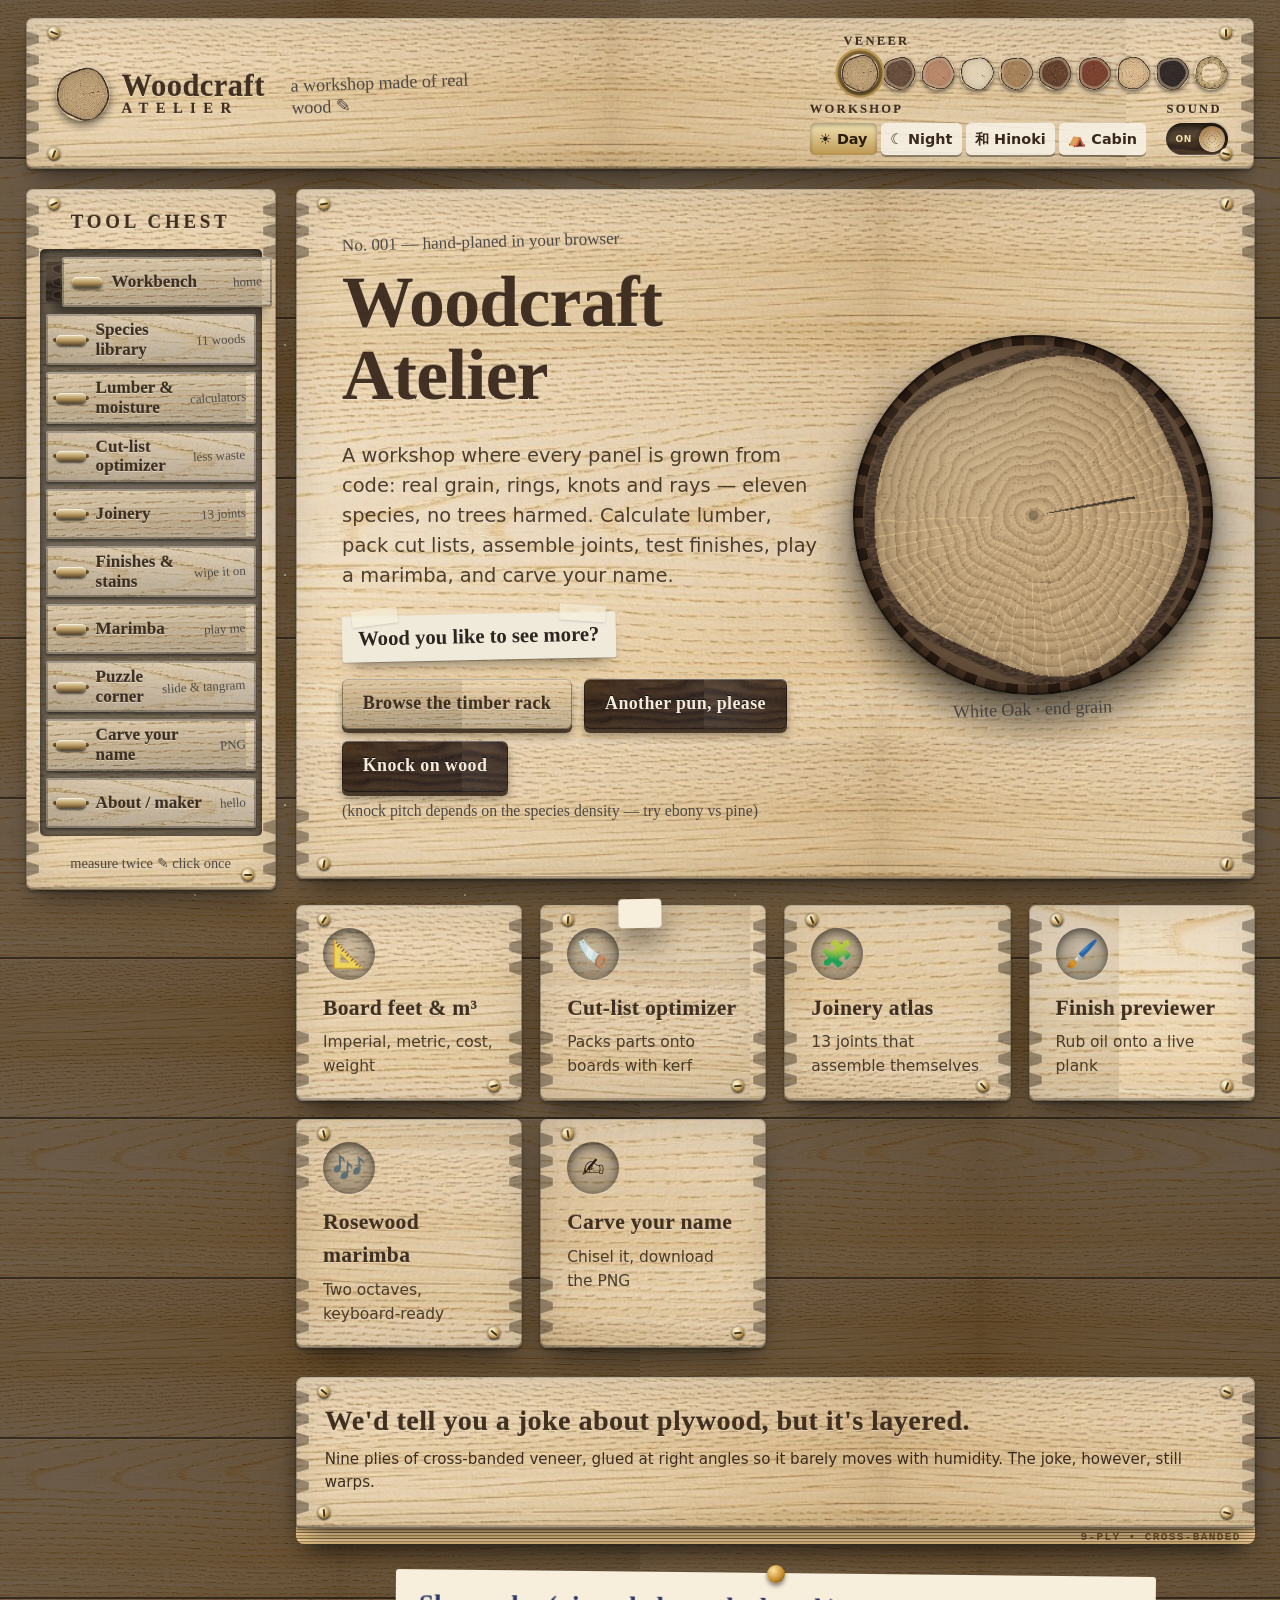
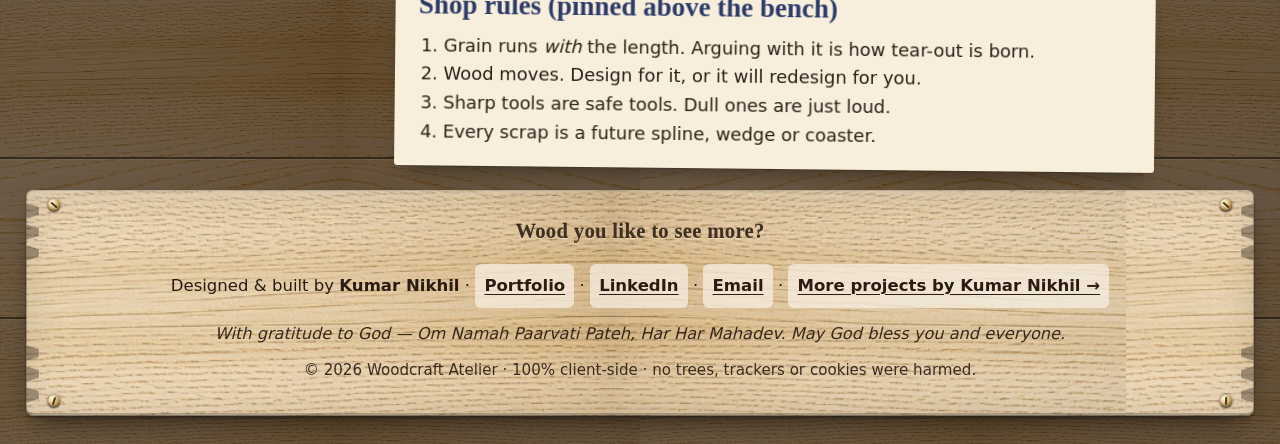
<file: index.html>
<!doctype html>
<html lang="en" data-mode="workshop" data-ink="dark">
<head>
<meta charset="utf-8">
<meta name="viewport" content="width=device-width, initial-scale=1, viewport-fit=cover">
<title>Woodcraft Atelier — a workshop made of real wood</title>
<meta name="description" content="A free, playful woodworking workshop in your browser: species library with Janka hardness, board-foot and cut-list calculators, animated joinery encyclopedia, live finish previewer, moisture calculator, a wooden marimba, puzzles and a carve-your-name generator.">
<meta name="theme-color" content="#5a3a22">
<meta name="color-scheme" content="light dark">
<meta property="og:type" content="website">
<meta property="og:title" content="Woodcraft Atelier — a workshop made of real wood">
<meta property="og:description" content="Procedurally grown oak, walnut, teak, sheesham & more. Calculators, joinery, finishes, a marimba and puzzles — all hand-planed in the browser. Wood you like to see more?">
<meta property="og:url" content="https://kumarnikhildeveloperaccount.github.io/woodcraft/">
<meta name="twitter:card" content="summary">
<link rel="icon" href="favicon.svg" type="image/svg+xml">
<link rel="manifest" href="manifest.webmanifest">
<link rel="stylesheet" href="css/base.css?v=20261125d">
<link rel="stylesheet" href="css/sections.css?v=20261125d">
<link rel="stylesheet" href="css/themes.css?v=20261125d">
</head>
<body>
<a class="skip" href="#main">Skip to the workbench</a>

<svg class="defs" width="0" height="0" aria-hidden="true" focusable="false">
  <defs>
    <filter id="roughEdge" x="-5%" y="-20%" width="110%" height="140%">
      <feTurbulence type="fractalNoise" baseFrequency="0.9 0.04" numOctaves="2" seed="7" result="t"/>
      <feDisplacementMap in="SourceGraphic" in2="t" scale="1.6" xChannelSelector="R" yChannelSelector="G"/>
    </filter>
    <filter id="fiberFx" x="0" y="0" width="100%" height="100%">
      <feTurbulence type="fractalNoise" baseFrequency="0.004 0.22" numOctaves="3" seed="3" result="n"/>
      <feDisplacementMap in="SourceGraphic" in2="n" scale="18"/>
    </filter>
  </defs>
</svg>

<div class="shop" id="shop">
<header class="sign board" id="top">
  <button class="logo" id="logo" type="button" aria-label="Woodcraft Atelier — knock on the sign (try three times)">
    <span class="logo-end" aria-hidden="true"><img id="logoEnd" alt="" width="54" height="54"></span>
    <span class="logo-text"><span class="carved big">Woodcraft</span><span class="carved small">Atelier</span></span>
  </button>
  <p class="tagline pencil" aria-hidden="true">a workshop made of real wood&nbsp;✎</p>
  <div class="controls">
    <div class="ctl">
      <span class="ctl-label carved" id="speciesLbl">Veneer</span>
      <div class="species-bar" id="speciesBar" role="radiogroup" aria-labelledby="speciesLbl"></div>
    </div>
    <div class="ctl">
      <span class="ctl-label carved" id="modeLbl">Workshop</span>
      <div class="mode-bar" id="modeBar" role="radiogroup" aria-labelledby="modeLbl">
        <button type="button" role="radio" data-mode="workshop" aria-checked="true" title="Daylight workshop">☀ Day</button>
        <button type="button" role="radio" data-mode="night" aria-checked="false" title="Workshop at night — a lamp follows your cursor">☾ Night</button>
        <button type="button" role="radio" data-mode="japanese" aria-checked="false" title="Japanese joinery — hinoki & shoji">和 Hinoki</button>
        <button type="button" role="radio" data-mode="rustic" aria-checked="false" title="Rustic cabin">⛺ Cabin</button>
      </div>
    </div>
    <div class="ctl">
      <span class="ctl-label carved" id="soundLbl">Sound</span>
      <button type="button" class="switch" id="soundToggle" role="switch" aria-checked="true" aria-labelledby="soundLbl"><span class="switch-knob"></span></button>
    </div>
  </div>
  <button type="button" class="nav-toggle" id="navToggle" aria-controls="cabinet" aria-expanded="false"><span class="pull" aria-hidden="true"></span><span>Drawers</span></button>
</header>

<nav class="cabinet board" id="cabinet" aria-label="Workshop drawers">
  <p class="cab-title carved">Tool chest</p>
  <ul class="drawers">
    <li><button type="button" class="drawer" data-view="home"><span class="pull" aria-hidden="true"></span><span class="dl">Workbench</span><span class="dn pencil" aria-hidden="true">home</span></button></li>
    <li><button type="button" class="drawer" data-view="species"><span class="pull" aria-hidden="true"></span><span class="dl">Species library</span><span class="dn pencil" aria-hidden="true">11 woods</span></button></li>
    <li><button type="button" class="drawer" data-view="calc"><span class="pull" aria-hidden="true"></span><span class="dl">Lumber &amp; moisture</span><span class="dn pencil" aria-hidden="true">calculators</span></button></li>
    <li><button type="button" class="drawer" data-view="cutlist"><span class="pull" aria-hidden="true"></span><span class="dl">Cut-list optimizer</span><span class="dn pencil" aria-hidden="true">less waste</span></button></li>
    <li><button type="button" class="drawer" data-view="joinery"><span class="pull" aria-hidden="true"></span><span class="dl">Joinery</span><span class="dn pencil" aria-hidden="true">13 joints</span></button></li>
    <li><button type="button" class="drawer" data-view="finish"><span class="pull" aria-hidden="true"></span><span class="dl">Finishes &amp; stains</span><span class="dn pencil" aria-hidden="true">wipe it on</span></button></li>
    <li><button type="button" class="drawer" data-view="marimba"><span class="pull" aria-hidden="true"></span><span class="dl">Marimba</span><span class="dn pencil" aria-hidden="true">play me</span></button></li>
    <li><button type="button" class="drawer" data-view="puzzles"><span class="pull" aria-hidden="true"></span><span class="dl">Puzzle corner</span><span class="dn pencil" aria-hidden="true">slide &amp; tangram</span></button></li>
    <li><button type="button" class="drawer" data-view="carve"><span class="pull" aria-hidden="true"></span><span class="dl">Carve your name</span><span class="dn pencil" aria-hidden="true">PNG</span></button></li>
    <li><button type="button" class="drawer" data-view="about"><span class="pull" aria-hidden="true"></span><span class="dl">About / maker</span><span class="dn pencil" aria-hidden="true">hello</span></button></li>
  </ul>
  <p class="cab-foot pencil" aria-hidden="true">measure twice ✎ click once</p>
</nav>

<main id="main" tabindex="-1">

<!-- ============ HOME ============ -->
<section class="view" id="view-home" aria-labelledby="h-home">
  <div class="hero board">
    <div class="hero-copy">
      <p class="eyebrow pencil">No. 001 — hand-planed in your browser</p>
      <h1 id="h-home" class="carved huge">Woodcraft Atelier</h1>
      <p class="lede">A workshop where every panel is grown from code: real grain, rings, knots and rays — eleven species, no trees harmed. Calculate lumber, pack cut lists, assemble joints, test finishes, play a marimba, and carve your name.</p>
      <p class="joke-line" id="jokeLine" aria-live="polite">Wood you like to see more?</p>
      <div class="hero-actions">
        <button type="button" class="btn" data-go="species">Browse the timber rack</button>
        <button type="button" class="btn ghost" id="jokeBtn">Another pun, please</button>
        <button type="button" class="btn ghost" id="knockBtn" aria-describedby="knockHint">Knock on wood</button>
      </div>
      <p class="hint pencil" id="knockHint">(knock pitch depends on the species density — try ebony vs pine)</p>
    </div>
    <figure class="hero-log" aria-label="End-grain cross-section of the current species">
      <div class="log-slice" id="heroEnd"><img id="heroEndImg" alt="" width="320" height="320"></div>
      <figcaption class="pencil" id="heroEndCap">White Oak · end grain</figcaption>
    </figure>
  </div>

  <div class="tiles">
    <button type="button" class="tile board" data-go="calc"><span class="tile-ic" aria-hidden="true">📐</span><span class="carved">Board feet &amp; m³</span><span class="tile-sub">Imperial, metric, cost, weight</span></button>
    <button type="button" class="tile board" data-go="cutlist"><span class="tile-ic" aria-hidden="true">🪚</span><span class="carved">Cut-list optimizer</span><span class="tile-sub">Packs parts onto boards with kerf</span></button>
    <button type="button" class="tile board" data-go="joinery"><span class="tile-ic" aria-hidden="true">🧩</span><span class="carved">Joinery atlas</span><span class="tile-sub">13 joints that assemble themselves</span></button>
    <button type="button" class="tile board" data-go="finish"><span class="tile-ic" aria-hidden="true">🖌️</span><span class="carved">Finish previewer</span><span class="tile-sub">Rub oil onto a live plank</span></button>
    <button type="button" class="tile board" data-go="marimba"><span class="tile-ic" aria-hidden="true">🎶</span><span class="carved">Rosewood marimba</span><span class="tile-sub">Two octaves, keyboard-ready</span></button>
    <button type="button" class="tile board" data-go="carve"><span class="tile-ic" aria-hidden="true">✍️</span><span class="carved">Carve your name</span><span class="tile-sub">Chisel it, download the PNG</span></button>
  </div>

  <div class="ply-card plywood-edge">
    <div class="ply-face board">
      <p class="carved">We'd tell you a joke about plywood, but it's layered.</p>
      <p class="small-note">Nine plies of cross-banded veneer, glued at right angles so it barely moves with humidity. The joke, however, still warps.</p>
    </div>
  </div>

  <div class="shop-notes paper pinned">
    <h2 class="pen">Shop rules (pinned above the bench)</h2>
    <ol>
      <li>Grain runs <em>with</em> the length. Arguing with it is how tear-out is born.</li>
      <li>Wood moves. Design for it, or it will redesign for you.</li>
      <li>Sharp tools are safe tools. Dull ones are just loud.</li>
      <li>Every scrap is a future spline, wedge or coaster.</li>
    </ol>
  </div>
</section>

<!-- ============ SPECIES ============ -->
<section class="view" id="view-species" aria-labelledby="h-species" hidden>
  <header class="view-head board">
    <h2 id="h-species" class="carved">Species library</h2>
    <p class="sub">Each swatch is grown live from noise — rings, pores, rays and knots tuned per species. Tap a board to read its label.</p>
    <div class="row-ctl">
      <label class="field"><span>Find</span><input type="search" id="spSearch" placeholder="e.g. teak, furniture, hard…" autocomplete="off"></label>
      <label class="field"><span>Sort by</span>
        <select id="spSort">
          <option value="name">Name</option>
          <option value="janka">Janka hardness</option>
          <option value="density">Density</option>
          <option value="work">Workability</option>
          <option value="sustain">Sustainability</option>
          <option value="price">Price</option>
        </select>
      </label>
    </div>
  </header>
  <div class="species-grid" id="speciesGrid" aria-live="polite"></div>
  <p class="empty pencil" id="spEmpty" hidden>No wood matches that. Even the termites are confused.</p>
  <div class="paper pinned chart-card">
    <h3 class="pen">Janka hardness — how hard you must swear to dent it</h3>
    <div class="janka" id="jankaChart" role="img" aria-label="Bar chart of Janka hardness by species"></div>
    <p class="small-note">Janka = force (lbf) to press an 11.28 mm steel ball halfway into the wood. Figures are typical published values; individual boards vary.</p>
  </div>
  <aside class="sp-detail board" id="spDetail" aria-live="polite" hidden></aside>
</section>

<!-- ============ CALCULATORS ============ -->
<section class="view" id="view-calc" aria-labelledby="h-calc" hidden>
  <header class="view-head board">
    <h2 id="h-calc" class="carved">Lumber &amp; moisture calculators</h2>
    <p class="sub">Board feet, cubic volume, cost and weight — then find out how much your panel will swell next monsoon.</p>
  </header>
  <div class="calc-grid">
    <form class="board calc" id="bfForm" onsubmit="return false" aria-labelledby="h-bf">
      <h3 id="h-bf" class="carved">Board-foot &amp; volume</h3>
      <div class="seg" role="radiogroup" aria-label="Units" id="bfUnits">
        <button type="button" role="radio" aria-checked="true" data-u="imp">Imperial (in / ft)</button>
        <button type="button" role="radio" aria-checked="false" data-u="met">Metric (mm / m)</button>
      </div>
      <div class="fields">
        <label class="field"><span>Thickness <b id="bfThickU">in</b></span><input type="number" id="bfThick" min="0" step="any" value="1"></label>
        <label class="field"><span>Width <b id="bfWidthU">in</b></span><input type="number" id="bfWidth" min="0" step="any" value="6"></label>
        <label class="field"><span>Length <b id="bfLengthU">ft</b></span><input type="number" id="bfLength" min="0" step="any" value="8"></label>
        <label class="field"><span>Quantity</span><input type="number" id="bfQty" min="1" step="1" value="4"></label>
        <label class="field"><span>Species</span><select id="bfSpecies"></select></label>
        <label class="field"><span>Price <b id="bfPriceU">per board foot</b></span><input type="number" id="bfPrice" min="0" step="any" value="9"></label>
        <label class="field"><span>Waste allowance %</span><input type="number" id="bfWaste" min="0" max="100" step="1" value="15"></label>
        <label class="field"><span>Currency symbol</span><input type="text" id="bfCur" maxlength="3" value="$"></label>
      </div>
      <div class="bf-viz" id="bfViz" aria-hidden="true"></div>
      <output class="readout" id="bfOut" for="bfThick bfWidth bfLength bfQty bfPrice"></output>
      <div class="btn-row">
        <button type="button" class="btn" id="bfAdd">Add to lumber order</button>
        <button type="button" class="btn ghost" id="bfClear">Clear order</button>
      </div>
      <div class="order paper" aria-live="polite">
        <h4 class="pen">Lumber order</h4>
        <ul id="bfList"></ul>
        <p class="order-total" id="bfTotal"></p>
      </div>
    </form>

    <form class="board calc" id="mcForm" onsubmit="return false" aria-labelledby="h-mc">
      <h3 id="h-mc" class="carved">Moisture &amp; wood movement</h3>
      <p class="small-note">Uses the USDA Wood Handbook (Hailwood–Joseph) equilibrium-moisture formula and each species' tangential/radial shrinkage.</p>
      <div class="fields">
        <label class="field"><span>Species</span><select id="mcSpecies"></select></label>
        <label class="field"><span>Board width</span><input type="number" id="mcWidth" min="0" step="any" value="300"></label>
        <label class="field"><span>Unit</span><select id="mcUnit"><option value="mm">mm</option><option value="in">inches</option></select></label>
        <label class="field"><span>Grain</span><select id="mcCut"><option value="flat">Flat-sawn (tangential)</option><option value="quarter">Quarter-sawn (radial)</option></select></label>
        <label class="field"><span>Temperature °C</span><input type="number" id="mcTemp" step="1" value="24"></label>
        <label class="field range"><span>Dry-season humidity <b id="mcRH1v">30%</b></span><input type="range" id="mcRH1" min="5" max="95" value="30"></label>
        <label class="field range"><span>Humid-season humidity <b id="mcRH2v">80%</b></span><input type="range" id="mcRH2" min="5" max="95" value="80"></label>
      </div>
      <div class="mc-viz" id="mcViz" aria-hidden="true"><div class="mc-frame"><div class="mc-panel" id="mcPanel"></div></div></div>
      <output class="readout" id="mcOut"></output>
    </form>
  </div>
</section>

<!-- ============ CUT LIST ============ -->
<section class="view" id="view-cutlist" aria-labelledby="h-cut" hidden>
  <header class="view-head board">
    <h2 id="h-cut" class="carved">Cut-list optimizer</h2>
    <p class="sub">List your stock boards and the parts you need. We pack them guillotine-style (every cut goes edge to edge, like a real saw), accounting for the blade kerf.</p>
  </header>
  <div class="cut-grid">
    <div class="board cut-in">
      <h3 class="carved">Stock boards</h3>
      <div class="tbl-wrap"><table class="tbl" aria-label="Stock boards">
        <thead><tr><th scope="col">Label</th><th scope="col">Length mm</th><th scope="col">Width mm</th><th scope="col">Qty</th><th scope="col"><span class="sr">Remove</span></th></tr></thead>
        <tbody id="clStock"></tbody>
      </table></div>
      <button type="button" class="btn small" id="clAddStock">+ Add board</button>
      <h3 class="carved">Parts</h3>
      <div class="tbl-wrap"><table class="tbl" aria-label="Parts">
        <thead><tr><th scope="col">Part</th><th scope="col">Length mm</th><th scope="col">Width mm</th><th scope="col">Qty</th><th scope="col"><span class="sr">Remove</span></th></tr></thead>
        <tbody id="clParts"></tbody>
      </table></div>
      <button type="button" class="btn small" id="clAddPart">+ Add part</button>
      <div class="fields two">
        <label class="field"><span>Saw kerf mm</span><input type="number" id="clKerf" min="0" max="10" step="0.1" value="3.2"></label>
        <div class="field"><span id="clGrainLbl">Respect grain (no rotation)</span><button type="button" class="switch" id="clGrain" role="switch" aria-checked="true" aria-labelledby="clGrainLbl"><span class="switch-knob"></span></button></div>
      </div>
      <div class="btn-row">
        <button type="button" class="btn" id="clRun">Optimize &amp; saw</button>
        <button type="button" class="btn ghost" id="clReset">Sample project</button>
        <button type="button" class="btn ghost" id="clExport">Export JSON</button>
        <button type="button" class="btn ghost" id="clImportBtn">Import JSON</button>
        <input type="file" id="clImport" accept="application/json,.json" hidden>
      </div>
    </div>
    <div class="board cut-out">
      <h3 class="carved">Layout</h3>
      <div class="readout" id="clSummary" aria-live="polite">Press “Optimize &amp; saw”. The offcuts are getting nervous.</div>
      <div class="cl-result" id="clResult"></div>
    </div>
  </div>
</section>

<!-- ============ JOINERY ============ -->
<section class="view" id="view-joinery" aria-labelledby="h-join" hidden>
  <header class="view-head board">
    <h2 id="h-join" class="carved">Joinery encyclopedia</h2>
    <p class="sub">Pick a joint and watch it assemble. Strength, difficulty, tools and where to use it — no glue squeeze-out on your screen, promise.</p>
  </header>
  <div class="join-grid">
    <div class="joint-list board" id="jointList" role="listbox" aria-label="Joints"></div>
    <div class="joint-main board">
      <h3 class="carved" id="jointTitle">Mortise &amp; tenon</h3>
      <div class="joint-stage" id="jointStage"></div>
      <div class="btn-row">
        <button type="button" class="btn" id="jointAssemble">Assemble</button>
        <button type="button" class="btn ghost" id="jointExplode">Explode</button>
        <div class="inline-switch"><span id="jointLoopLbl">Loop</span><button type="button" class="switch" id="jointLoop" role="switch" aria-checked="false" aria-labelledby="jointLoopLbl"><span class="switch-knob"></span></button></div>
      </div>
      <div class="joint-info paper" id="jointInfo" aria-live="polite"></div>
    </div>
  </div>
</section>

<!-- ============ FINISH ============ -->
<section class="view" id="view-finish" aria-labelledby="h-fin" hidden>
  <header class="view-head board">
    <h2 id="h-fin" class="carved">Finish &amp; stain guide</h2>
    <p class="sub">Drag across the plank to rub the finish on with a rag (you'll hear the sanding first). Or press “Wipe it all” if you're in a hurry.</p>
  </header>
  <div class="fin-grid">
    <div class="board fin-stage">
      <canvas id="fiCanvas" width="900" height="300" aria-label="Plank preview. Drag to apply the finish." role="img"></canvas>
      <div class="btn-row">
        <button type="button" class="btn" id="fiWipe">Wipe it all</button>
        <button type="button" class="btn ghost" id="fiStrip">Strip &amp; sand</button>
        <div class="inline-switch"><span id="fiSplitLbl">Before / after split</span><button type="button" class="switch" id="fiSplit" role="switch" aria-checked="false" aria-labelledby="fiSplitLbl"><span class="switch-knob"></span></button></div>
      </div>
    </div>
    <div class="board fin-ctl">
      <div class="fields">
        <label class="field"><span>Wood</span><select id="fiSpecies"></select></label>
        <label class="field"><span>Stain</span><select id="fiStain"></select></label>
        <label class="field"><span>Finish</span><select id="fiFinish"></select></label>
        <label class="field range"><span>Coats <b id="fiCoatsV">2</b></span><input type="range" id="fiCoats" min="1" max="5" value="2"></label>
        <label class="field range"><span>Sheen <b id="fiSheenV">auto</b></span><input type="range" id="fiSheen" min="0" max="100" value="-1"></label>
      </div>
      <div class="paper fin-info" id="fiInfo" aria-live="polite"></div>
    </div>
  </div>
  <div class="paper pinned">
    <h3 class="pen">Finishing in one breath</h3>
    <p>Sand up through the grits (120 → 150 → 180), raise the grain with a damp cloth, knock it back with 220, dust off, test on an offcut, then thin coats beat thick ones every single time. Blotchy pine or cherry? A wash coat of dewaxed shellac first.</p>
  </div>
</section>

<!-- ============ MARIMBA ============ -->
<section class="view" id="view-marimba" aria-labelledby="h-mar" hidden>
  <header class="view-head board">
    <h2 id="h-mar" class="carved">The rosewood marimba</h2>
    <p class="sub">Sheesham bars over brass resonators. Click, tap, or use your keyboard: <kbd>Z</kbd>–<kbd>M</kbd> lower octave, <kbd>Q</kbd>–<kbd>U</kbd> upper, <kbd>S D G H J</kbd> and <kbd>2 3 5 6 7</kbd> for sharps, <kbd>I</kbd> for high C.</p>
  </header>
  <div class="marimba-wrap board">
    <div class="marimba" id="marimba" role="group" aria-label="Marimba keys"></div>
  </div>
  <div class="btn-row center">
    <button type="button" class="btn" id="mbDemo">Play a little tune</button>
    <button type="button" class="btn ghost" id="mbStop">Stop</button>
  </div>
  <p class="hint pencil center" id="mbHint">Pro tip: marimba bars are thinned under the middle so the 4th harmonic rings in tune. Your bars are thinned with math.</p>
</section>

<!-- ============ PUZZLES ============ -->
<section class="view" id="view-puzzles" aria-labelledby="h-puz" hidden>
  <header class="view-head board">
    <h2 id="h-puz" class="carved">Wooden puzzle corner</h2>
    <p class="sub">A sliding-block puzzle with carved tiles, and a seven-piece tangram cut from a single square of maple and walnut.</p>
  </header>
  <div class="puz-grid">
    <div class="board puz">
      <h3 class="carved">Sliding blocks</h3>
      <div class="btn-row">
        <label class="field inline"><span>Size</span><select id="spSize"><option value="3">3 × 3</option><option value="4" selected>4 × 4</option></select></label>
        <button type="button" class="btn small" id="spShuffle">Shuffle</button>
      </div>
      <div class="slide-board" id="spBoard" role="grid" aria-label="Sliding puzzle. Use arrow keys to slide tiles into the gap."></div>
      <p class="readout small"><span>Moves: <b id="spMoves">0</b></span> · <span>Time: <b id="spTime">0:00</b></span> · <span>Best: <b id="spBest">—</b></span></p>
    </div>
    <div class="board puz">
      <h3 class="carved">Tangram</h3>
      <div class="btn-row">
        <label class="field inline"><span>Shape</span><select id="tgTarget"></select></label>
        <button type="button" class="btn small" id="tgRotate">Rotate 45°</button>
        <button type="button" class="btn small" id="tgFlip">Flip</button>
        <button type="button" class="btn small ghost" id="tgReset">Scatter</button>
      </div>
      <svg class="tangram" id="tgSvg" viewBox="0 0 16 12" role="application" aria-label="Tangram board. Drag pieces; select a piece then press R to rotate, F to flip, arrow keys to nudge."></svg>
      <p class="readout small" id="tgStatus" aria-live="polite">Drag the pieces onto the shadow. Double-click (or R) to rotate.</p>
    </div>
  </div>
</section>

<!-- ============ CARVE ============ -->
<section class="view" id="view-carve" aria-labelledby="h-carve" hidden>
  <header class="view-head board">
    <h2 id="h-carve" class="carved">Carve your name</h2>
    <p class="sub">Type it, pick a wood and a chisel style, then watch it get carved — V-groove shadows, inlay and all. Download the PNG for your workshop door.</p>
  </header>
  <div class="carve-grid">
    <div class="board carve-stage">
      <canvas id="cvCanvas" width="1200" height="400" role="img" aria-label="Plank with your carved text"></canvas>
    </div>
    <div class="board carve-ctl">
      <div class="fields">
        <label class="field wide"><span>Text</span><input type="text" id="cvText" maxlength="28" value="Kumar's Workshop"></label>
        <label class="field"><span>Wood</span><select id="cvSpecies"></select></label>
        <label class="field"><span>Lettering</span><select id="cvFont">
          <option value="serif">Classic serif</option>
          <option value="script">Flowing script</option>
          <option value="block">Sign-painter block</option>
          <option value="mono">Stencil mono</option>
        </select></label>
        <label class="field"><span>Inlay</span><select id="cvInlay">
          <option value="none">None (bare cut)</option>
          <option value="brass">Brass</option>
          <option value="ebony">Ebony</option>
          <option value="turquoise">Turquoise epoxy</option>
          <option value="gold">Gold leaf</option>
        </select></label>
        <label class="field range"><span>Depth <b id="cvDepthV">4</b></span><input type="range" id="cvDepth" min="1" max="8" value="4"></label>
      </div>
      <div class="btn-row">
        <button type="button" class="btn" id="cvCarve">Carve it</button>
        <button type="button" class="btn ghost" id="cvDownload">Download PNG</button>
      </div>
      <p class="hint pencil">Splinter-free guarantee. Chisel sounds included at no extra charge.</p>
    </div>
  </div>
</section>

<!-- ============ ABOUT ============ -->
<section class="view" id="view-about" aria-labelledby="h-about" hidden>
  <header class="view-head board">
    <h2 id="h-about" class="carved">About the maker</h2>
    <p class="sub">Open the cabinet door. It creaks — we left the hinges unoiled for authenticity.</p>
  </header>
  <div class="about-cab">
    <div class="about-inside paper">
      <h3 class="pen">Designed &amp; built by Kumar Nikhil</h3>
      <p>Woodcraft Atelier is a love letter to sawdust: a free, fully client-side workshop with no sign-up, no trackers and no API keys. Every wood surface here is generated procedurally — fBm noise for the growth rings, stretched noise for fibres and pores, knots that bend the rings around them, and SVG turbulence for the fine texture. All sounds are synthesized live with Web Audio.</p>
      <ul class="links">
        <li><a href="https://kumarnikhildeveloperaccount.github.io/" target="_blank" rel="noopener">Portfolio</a></li>
        <li><a href="https://www.linkedin.com/in/kumar-nikhil-1000a9192/" target="_blank" rel="noopener">LinkedIn</a></li>
        <li><a href="mailto:nkashyapnikhilnk@gmail.com">Email</a></li>
        <li><a href="https://kumarnikhildeveloperaccount.github.io/" target="_blank" rel="noopener">More projects by Kumar Nikhil →</a></li>
      </ul>
      <p class="small-note">Data are typical published reference values (rounded) and sample projects are fictional. Wood is wonderfully inconsistent — check your actual boards.</p>
      <p class="gratitude">With gratitude to God — Om Namah Paarvati Pateh, Har Har Mahadev. May God bless you and everyone.</p>
    </div>
    <button type="button" class="about-door board" id="aboutDoor" aria-expanded="false" aria-label="Open the cabinet door">
      <span class="hinge h1" aria-hidden="true"></span><span class="hinge h2" aria-hidden="true"></span>
      <span class="door-panel" aria-hidden="true"></span>
      <span class="door-knob" aria-hidden="true"></span>
      <span class="door-label carved">Open me</span>
    </button>
  </div>
</section>
</main>

<footer class="foot board">
  <p class="carved foot-joke" id="footJoke">Wood you like to see more?</p>
  <p>Designed &amp; built by <strong>Kumar Nikhil</strong> ·
    <a href="https://kumarnikhildeveloperaccount.github.io/" target="_blank" rel="noopener">Portfolio</a> ·
    <a href="https://www.linkedin.com/in/kumar-nikhil-1000a9192/" target="_blank" rel="noopener">LinkedIn</a> ·
    <a href="mailto:nkashyapnikhilnk@gmail.com">Email</a> ·
    <a href="https://kumarnikhildeveloperaccount.github.io/" target="_blank" rel="noopener">More projects by Kumar Nikhil →</a></p>
  <p class="gratitude">With gratitude to God — Om Namah Paarvati Pateh, Har Har Mahadev. May God bless you and everyone.</p>
  <p class="small-note">© <span id="year">2026</span> Woodcraft Atelier · 100% client-side · no trees, trackers or cookies were harmed.</p>
</footer>
</div>

<canvas class="dust" id="dust" aria-hidden="true"></canvas>
<div class="lamp" id="lamp" aria-hidden="true"></div>
<div class="planer" id="planer" aria-hidden="true"><div class="planer-tex" id="planerTex"></div><div class="plane-tool"><span></span></div></div>
<div class="toast" id="toast" role="status" aria-live="polite"></div>
<div class="woodpecker" id="woodpecker" aria-hidden="true">🐦</div>

<script src="js/wood.js?v=20261125d"></script>
<script src="js/audio.js?v=20261125d"></script>
<script src="js/data.js?v=20261125d"></script>
<script src="js/app.js?v=20261125d"></script>
<script src="js/library.js?v=20261125d"></script>
<script src="js/calc.js?v=20261125d"></script>
<script src="js/cutlist.js?v=20261125d"></script>
<script src="js/joinery.js?v=20261125d"></script>
<script src="js/finish.js?v=20261125d"></script>
<script src="js/marimba.js?v=20261125d"></script>
<script src="js/puzzles.js?v=20261125d"></script>
<script src="js/carve.js?v=20261125d"></script>
</body>
</html>
</file>
<file: css/base.css>
/* Woodcraft Atelier — base: tokens, wood surfaces, carved type, hardware, layout */
:root {
  --wood: none; --wood-alt: none; --wood-c: #b88a55;
  --spring: cubic-bezier(.34, 1.56, .64, 1);
  --glide: cubic-bezier(.22, .9, .25, 1);
  --serif: "Iowan Old Style", "Palatino Linotype", "Book Antiqua", Palatino, Georgia, "Times New Roman", serif;
  --sans: system-ui, -apple-system, "Segoe UI", Roboto, "Helvetica Neue", Arial, sans-serif;
  --hand: "Segoe Print", "Bradley Hand", "Chalkboard SE", "Comic Sans MS", "Marker Felt", cursive;
  --mono: ui-monospace, "Cascadia Mono", Consolas, Menlo, monospace;
  --brass1: #fbe7a8; --brass2: #c9973a; --brass3: #6b4710;
  --paper: #f7eedb; --paper-ink: #2b2118;
  --wall-tint: rgba(24, 12, 4, .62);
  --wash: rgba(255, 244, 226, .16);
  --ink: #2a170a; --ink-soft: rgba(42, 23, 10, .82);
  --carve-c: rgba(50, 26, 8, .9);
  --carve-shadow: 0 1px 0 rgba(255, 238, 205, .6), 0 -1px 0 rgba(0, 0, 0, .28);
  --pencil-c: rgba(52, 50, 54, .86);
  --focus: #ffcf5a;
  --dtL: url("data:image/svg+xml,%3Csvg xmlns='http://www.w3.org/2000/svg' width='16' height='64' viewBox='0 0 16 64'%3E%3Cg fill='rgba(30,14,4,.4)' stroke='rgba(255,235,200,.38)' stroke-width='.7'%3E%3Cpath d='M0 3L13 7L13 15L0 19Z'/%3E%3Cpath d='M0 24L13 28L13 36L0 40Z'/%3E%3Cpath d='M0 45L13 49L13 57L0 61Z'/%3E%3C/g%3E%3C/svg%3E");
  --dtR: url("data:image/svg+xml,%3Csvg xmlns='http://www.w3.org/2000/svg' width='16' height='64' viewBox='0 0 16 64'%3E%3Cg fill='rgba(30,14,4,.4)' stroke='rgba(255,235,200,.38)' stroke-width='.7'%3E%3Cpath d='M16 3L3 7L3 15L16 19Z'/%3E%3Cpath d='M16 24L3 28L3 36L16 40Z'/%3E%3Cpath d='M16 45L3 49L3 57L16 61Z'/%3E%3C/g%3E%3C/svg%3E");
  --fiber: url("data:image/svg+xml,%3Csvg xmlns='http://www.w3.org/2000/svg' width='480' height='240'%3E%3Cfilter id='f'%3E%3CfeTurbulence type='fractalNoise' baseFrequency='0.004 0.38' numOctaves='3' seed='5' stitchTiles='stitch'/%3E%3CfeColorMatrix values='0 0 0 0 0.16 0 0 0 0 0.08 0 0 0 0 0.02 0 0 0 1.1 -0.5'/%3E%3C/filter%3E%3Crect width='100%25' height='100%25' filter='url(%23f)'/%3E%3C/svg%3E");
  color-scheme: light;
}
html[data-ink="light"] {
  --ink: #fbefdc; --ink-soft: rgba(251, 239, 220, .88);
  --carve-c: rgba(255, 241, 218, .95);
  --carve-shadow: 0 -1px 0 rgba(0, 0, 0, .8), 0 1px 0 rgba(255, 255, 255, .14), 0 0 10px rgba(0, 0, 0, .35);
  --pencil-c: rgba(236, 228, 214, .9);
  --wash: rgba(18, 8, 3, .2);
}
*, *::before, *::after { box-sizing: border-box; }
html { font-size: clamp(15px, 0.35vw + 13.5px, 21px); -webkit-text-size-adjust: 100%; scroll-behavior: smooth; }
body {
  margin: 0; min-height: 100vh; font-family: var(--sans); line-height: 1.55; color: var(--ink);
  background-color: #3b2516;
  background-image:
    repeating-linear-gradient(180deg, transparent 0 157px, rgba(0, 0, 0, .5) 157px 159px, rgba(255, 230, 190, .07) 159px 160px),
    linear-gradient(var(--wall-tint), var(--wall-tint)),
    var(--wood);
  background-size: auto, auto, 640px 320px;
  overflow-x: hidden;
}
img { max-width: 100%; display: block; }
button, input, select, textarea { font: inherit; color: inherit; }
button { cursor: pointer; }
a { color: inherit; text-decoration-thickness: 1px; text-underline-offset: 3px; }
:focus-visible { outline: 3px solid var(--focus); outline-offset: 2px; border-radius: 4px; }
.skip { position: fixed; left: 12px; top: -60px; z-index: 100; padding: 10px 16px; background: var(--paper); color: var(--paper-ink); border-radius: 6px; transition: top .2s; }
.skip:focus { top: 12px; }
.sr { position: absolute !important; width: 1px; height: 1px; overflow: hidden; clip: rect(0 0 0 0); white-space: nowrap; }
.defs { position: absolute; width: 0; height: 0; }
[hidden] { display: none !important; }
h1, h2, h3, h4 { margin: 0 0 .4em; line-height: 1.15; }
p { margin: 0 0 .8em; }

/* ---------- wood surface ---------- */
.board {
  position: relative; isolation: isolate;
  color: var(--ink);
  background-color: var(--wood-c);
  background-image: linear-gradient(var(--wash), var(--wash)), var(--wood);
  background-size: auto, 640px 320px;
  background-position: 0 0, var(--bp, 0 0);
  border-radius: 7px;
  box-shadow:
    inset 0 1px 0 rgba(255, 245, 225, .32), inset 0 -3px 0 rgba(0, 0, 0, .22),
    inset 0 0 0 1px rgba(0, 0, 0, .28), inset 0 0 40px rgba(0, 0, 0, .12),
    0 14px 26px -10px rgba(0, 0, 0, .6), 0 2px 3px rgba(0, 0, 0, .35);
}
.board::before {
  content: ""; position: absolute; inset: 0; border-radius: inherit; pointer-events: none; z-index: 0;
  background: var(--dtL) left 0 top 10px / 16px 64px no-repeat, var(--dtR) right 0 top 10px / 16px 64px no-repeat,
              var(--dtL) left 0 bottom 10px / 16px 64px no-repeat, var(--dtR) right 0 bottom 10px / 16px 64px no-repeat;
  opacity: .9;
}
.board::after {
  content: ""; position: absolute; inset: 0; border-radius: inherit; pointer-events: none; z-index: 0;
  background:
    linear-gradient(112deg, transparent 32%, rgba(255, 252, 240, .13) 46%, rgba(255, 252, 240, .03) 52%, transparent 62%) 120% 0 / 260% 100% no-repeat,
    var(--fiber) 0 0 / 480px 240px;
  mix-blend-mode: normal; opacity: .9;
  transition: background-position 1.4s var(--glide);
}
.board:hover::after { background-position: -40% 0, 0 0; }
.board > * { position: relative; z-index: 1; }
.board > .screw { position: absolute; z-index: 2; }

/* brass screws */
.screw {
  width: 12px; height: 12px; border-radius: 50%; pointer-events: none;
  background: radial-gradient(circle at 34% 30%, #fffbe6 0, var(--brass1) 22%, var(--brass2) 58%, var(--brass3) 100%);
  box-shadow: 0 1px 1.5px rgba(0, 0, 0, .65), inset 0 -1px 1px rgba(0, 0, 0, .35), 0 0 0 2px rgba(0, 0, 0, .12);
}
.screw::after {
  content: ""; position: absolute; left: 2px; right: 2px; top: 50%; height: 2px; margin-top: -1px; border-radius: 1px;
  background: rgba(58, 34, 4, .9); box-shadow: 0 1px 0 rgba(255, 240, 200, .5); transform: rotate(var(--rot, 30deg));
}
.screw.tl { top: 9px; left: 22px; } .screw.tr { top: 9px; right: 22px; }
.screw.bl { bottom: 9px; left: 22px; } .screw.br { bottom: 9px; right: 22px; }

/* carved & pencilled type */
.carved { font-family: var(--serif); font-weight: 700; letter-spacing: .015em; color: var(--carve-c); text-shadow: var(--carve-shadow); }
.carved.huge { font-size: clamp(2.3rem, 5.6vw, 4.8rem); letter-spacing: -.01em; filter: url(#roughEdge); line-height: 1.02; }
.pencil { font-family: var(--hand); color: var(--pencil-c); font-weight: 400; }
.pen { font-family: var(--hand); color: #2d3b6b; font-weight: 700; }
.small-note { font-size: .84rem; opacity: .9; }
.hint { font-size: .88rem; margin-top: .4rem; }
.center { text-align: center; justify-content: center; }
kbd {
  display: inline-block; min-width: 1.6em; padding: 0 .35em; border-radius: 4px; font: 700 .8em var(--mono); text-align: center;
  background: linear-gradient(rgba(255, 255, 255, .5), rgba(255, 255, 255, .15)), var(--wood-alt); background-size: auto, 320px 160px;
  color: #23130a; box-shadow: 0 2px 0 rgba(0, 0, 0, .45), inset 0 1px 0 rgba(255, 255, 255, .5); text-shadow: 0 1px 0 rgba(255, 255, 255, .5);
}

/* paper notes */
.paper {
  position: relative; color: var(--paper-ink); border-radius: 3px; padding: 1.1rem 1.3rem;
  background: linear-gradient(transparent 0 1.6rem, rgba(70, 110, 170, .14) 1.6rem calc(1.6rem + 1px)) 0 .2rem / 100% 1.6rem, var(--paper);
  box-shadow: 0 1px 1px rgba(0, 0, 0, .15), 0 12px 22px -12px rgba(0, 0, 0, .55);
}
.paper a { color: #7a2f12; }
.pinned { transform: rotate(-.5deg); margin-top: 1.4rem; }
.pinned::before {
  content: ""; position: absolute; top: -8px; left: 50%; width: 18px; height: 18px; margin-left: -9px; border-radius: 50%;
  background: radial-gradient(circle at 35% 30%, #ffe3a0, #c8902e 55%, #5a3a08); box-shadow: 0 3px 4px rgba(0, 0, 0, .45);
}

/* plywood */
.plywood-edge {
  border-radius: 8px; padding: 0 0 16px; margin: 1.6rem 0;
  background: repeating-linear-gradient(180deg, #ecd3a2 0 2px, #b98c52 2px 3px, #dcbd85 3px 5px, #8e6536 5px 6px);
  box-shadow: 0 16px 24px -12px rgba(0, 0, 0, .7);
}
.ply-face { padding: 1.2rem 1.6rem; border-radius: 8px 8px 2px 2px; }
.ply-face .carved { font-size: clamp(1.15rem, 2.2vw, 1.6rem); margin: 0 0 .3rem; }

/* wooden buttons */
.btn {
  position: relative; border: 0; border-radius: 6px; padding: .62em 1.15em; font-weight: 700; font-family: var(--serif); letter-spacing: .02em;
  color: var(--carve-c); text-shadow: var(--carve-shadow);
  background-image: linear-gradient(rgba(255, 255, 255, .1), rgba(0, 0, 0, .2)), var(--wood);
  background-size: auto, 640px 320px; background-position: 0 0, 120px 60px;
  box-shadow: inset 0 1px 0 rgba(255, 255, 255, .35), inset 0 0 0 1px rgba(0, 0, 0, .35), 0 4px 0 rgba(40, 20, 6, .75), 0 7px 10px rgba(0, 0, 0, .35);
  transition: transform .12s, box-shadow .12s, filter .2s;
}
.btn:hover { filter: brightness(1.07) saturate(1.05); }
.btn:active, .btn.thud { transform: translateY(3px); box-shadow: inset 0 1px 0 rgba(255, 255, 255, .25), inset 0 0 0 1px rgba(0, 0, 0, .35), 0 1px 0 rgba(40, 20, 6, .75), 0 2px 4px rgba(0, 0, 0, .35); }
.btn.ghost { background-image: linear-gradient(rgba(255, 245, 225, .28), rgba(255, 245, 225, .1)), var(--wood-alt); background-size: auto, 320px 160px; color: #2a170a; text-shadow: 0 1px 0 rgba(255, 240, 210, .6); }
html[data-ink="dark"] .btn.ghost { color: #fbefdc; text-shadow: 0 -1px 0 rgba(0, 0, 0, .7); background-image: linear-gradient(rgba(0, 0, 0, .1), rgba(0, 0, 0, .25)), var(--wood-alt); }
.btn.small { padding: .4em .8em; font-size: .9rem; }
.btn-row { display: flex; flex-wrap: wrap; gap: .7rem; align-items: center; margin: .9rem 0; }

/* wooden toggle switch */
.switch {
  position: relative; width: 62px; height: 32px; flex: 0 0 auto; border: 0; border-radius: 17px; padding: 0;
  background-image: linear-gradient(rgba(0, 0, 0, .38), rgba(0, 0, 0, .18)), var(--wood-alt); background-size: auto, 320px 160px;
  box-shadow: inset 0 3px 6px rgba(0, 0, 0, .65), inset 0 -1px 0 rgba(255, 255, 255, .2), 0 1px 0 rgba(255, 255, 255, .25);
}
.switch::before { content: "OFF"; position: absolute; right: 8px; top: 50%; transform: translateY(-50%); font: 700 9px var(--sans); letter-spacing: .08em; color: rgba(255, 240, 220, .7); }
.switch[aria-checked="true"]::before { content: "ON"; left: 9px; right: auto; color: #ffe39a; }
.switch-knob {
  position: absolute; top: 3px; left: 3px; width: 26px; height: 26px; border-radius: 50%;
  background: radial-gradient(circle at 50% 50%, transparent 0 3px, rgba(0, 0, 0, .25) 3px 3.6px, transparent 3.6px 6px, rgba(0, 0, 0, .2) 6px 6.5px, transparent 6.5px 9px, rgba(0, 0, 0, .2) 9px 9.5px, transparent 9.5px),
              radial-gradient(circle at 35% 30%, #f4d9a8, #b98545 70%, #6e4820);
  box-shadow: 0 2px 4px rgba(0, 0, 0, .55), inset 0 1px 0 rgba(255, 255, 255, .5);
  transition: transform .42s var(--spring);
}
.switch[aria-checked="true"] .switch-knob { transform: translateX(30px) rotate(200deg); }
.inline-switch { display: inline-flex; align-items: center; gap: .55rem; font-weight: 600; }

/* form fields */
.fields { display: grid; grid-template-columns: repeat(auto-fill, minmax(150px, 1fr)); gap: .8rem 1rem; margin: .8rem 0; }
.fields.two { grid-template-columns: 1fr 1fr; align-items: end; }
.field { display: flex; flex-direction: column; gap: .3rem; font-size: .86rem; font-weight: 600; }
.field.wide { grid-column: 1 / -1; }
.field.inline { flex-direction: row; align-items: center; gap: .5rem; }
.field b { font-family: var(--mono); font-weight: 700; }
.field input:not([type=range]), .field select {
  width: 100%; min-height: 40px; padding: .45rem .6rem; border: 0; border-radius: 5px;
  background: rgba(255, 251, 242, .94); color: #261a10; font-weight: 500;
  box-shadow: inset 0 2px 4px rgba(0, 0, 0, .35), 0 1px 0 rgba(255, 255, 255, .35);
}
.field input[type=range] { width: 100%; accent-color: #b8862f; height: 30px; }
.readout {
  display: block; margin: .8rem 0; padding: .8rem 1rem; border-radius: 6px;
  background: rgba(255, 250, 240, .93); color: #261a10; font-size: .95rem;
  box-shadow: inset 0 2px 6px rgba(0, 0, 0, .3), 0 1px 0 rgba(255, 255, 255, .3);
}
.readout.small { font-size: .85rem; padding: .5rem .8rem; }
.readout strong, .readout b { font-family: var(--mono); }
.seg { display: inline-flex; border-radius: 7px; overflow: hidden; box-shadow: inset 0 0 0 1px rgba(0, 0, 0, .4), 0 2px 0 rgba(0, 0, 0, .3); }
.seg button { border: 0; padding: .5em .9em; font-weight: 700; font-size: .85rem; background: rgba(255, 250, 240, .78); color: #3a2414; }
.seg button[aria-checked="true"] { background: linear-gradient(rgba(0, 0, 0, .1), rgba(0, 0, 0, .25)), var(--wood-alt); background-size: auto, 320px 160px; color: #fff3df; text-shadow: 0 -1px 0 rgba(0, 0, 0, .7); box-shadow: inset 0 2px 5px rgba(0, 0, 0, .5); }

/* ---------- page layout ---------- */
.shop {
  display: grid; grid-template-columns: 250px minmax(0, 1fr); grid-template-areas: "head head" "nav main" "foot foot";
  gap: 20px; max-width: 1560px; margin: 0 auto; padding: 18px clamp(10px, 2vw, 28px) 28px;
}
.sign { grid-area: head; display: grid; grid-template-columns: auto 1fr auto; align-items: center; gap: 12px 22px; padding: 14px 26px; }
.cabinet { grid-area: nav; align-self: start; position: sticky; top: 14px; padding: 18px 14px 16px; }
main { grid-area: main; min-width: 0; outline: none; }
.foot { grid-area: foot; text-align: center; padding: 1.4rem 1.6rem 1.2rem; font-size: .92rem; }
.foot a { font-weight: 700; }
.foot-joke { font-size: 1.15rem; }
.gratitude { font-style: italic; opacity: .92; font-size: .9rem; }

/* sign / logo */
.logo { display: flex; align-items: center; gap: 12px; border: 0; background: none; padding: 4px; border-radius: 10px; }
.logo-end img { width: 54px; height: 54px; border-radius: 50%; box-shadow: 0 4px 8px rgba(0, 0, 0, .55); transition: transform .6s var(--spring); }
.logo:hover .logo-end img { transform: rotate(40deg) scale(1.06); }
.logo-text { display: flex; flex-direction: column; text-align: left; line-height: .95; }
.logo .big { font-size: 1.7rem; filter: url(#roughEdge); }
.logo .small { font-size: .82rem; letter-spacing: .5em; text-transform: uppercase; }
.tagline { margin: 0; font-size: 1rem; transform: rotate(-2deg); }
.controls { display: flex; flex-wrap: wrap; gap: 10px 20px; align-items: center; justify-content: flex-end; }
.ctl { display: flex; flex-direction: column; gap: 4px; align-items: flex-start; }
.ctl-label { font-size: .7rem; letter-spacing: .18em; text-transform: uppercase; }
.species-bar { display: flex; flex-wrap: wrap; gap: 5px; max-width: 430px; }
.sp-chip { width: 34px; height: 34px; padding: 0; border: 0; border-radius: 50%; background: none; transition: transform .3s var(--spring); }
.sp-chip img { width: 34px; height: 34px; border-radius: 50%; box-shadow: 0 2px 4px rgba(0, 0, 0, .55); }
.sp-chip:hover { transform: translateY(-2px) scale(1.08); }
.sp-chip[aria-checked="true"] { transform: scale(1.12); box-shadow: 0 0 0 3px rgba(0, 0, 0, .35), 0 0 0 5px var(--brass2); }
.mode-bar { display: flex; gap: 4px; flex-wrap: wrap; }
.mode-bar button {
  border: 0; border-radius: 5px; padding: .35em .65em; font-size: .8rem; font-weight: 700;
  background: rgba(255, 249, 236, .82); color: #3a2414; box-shadow: 0 2px 0 rgba(0, 0, 0, .35);
}
.mode-bar button[aria-checked="true"] { background: linear-gradient(var(--brass1), var(--brass2)); color: #2a1804; box-shadow: inset 0 2px 4px rgba(0, 0, 0, .35); }
.nav-toggle { display: none; }

/* drawers */
.cab-title { text-align: center; font-size: 1.05rem; letter-spacing: .2em; text-transform: uppercase; margin-bottom: .7rem; }
.cab-foot { text-align: center; font-size: .8rem; margin: .9rem 0 0; }
.drawers { list-style: none; margin: 0; padding: 8px 6px; display: flex; flex-direction: column; gap: 7px; border-radius: 5px; background: rgba(12, 6, 2, .55); box-shadow: inset 0 3px 10px rgba(0, 0, 0, .7); }
.drawer {
  position: relative; display: flex; align-items: center; gap: 10px; width: 100%; min-height: 50px; padding: 6px 10px; border: 0; border-radius: 3px; text-align: left;
  color: var(--carve-c); text-shadow: var(--carve-shadow); font-family: var(--serif); font-weight: 700; font-size: .95rem;
  background-image: linear-gradient(rgba(255, 255, 255, .06), rgba(0, 0, 0, .16)), var(--wood); background-size: auto, 640px 320px;
  box-shadow: inset 0 0 0 2px rgba(0, 0, 0, .28), inset 0 2px 0 rgba(255, 255, 255, .22), 0 2px 3px rgba(0, 0, 0, .5);
  transition: transform .6s var(--spring), box-shadow .6s var(--glide);
}
.drawers li:nth-child(odd) .drawer { background-position: 0 0, 200px 90px; }
.drawers li:nth-child(even) .drawer { background-position: 0 0, 430px 210px; }
.drawer::before {
  content: ""; position: absolute; right: 100%; top: 5px; bottom: 5px; width: 0; border-radius: 2px 0 0 2px;
  background: var(--dtR) right 0 center / 12px 40px no-repeat, linear-gradient(rgba(0, 0, 0, .25), rgba(0, 0, 0, .45)), var(--wood-alt);
  background-size: 12px 40px, auto, 320px 160px; transition: width .6s var(--spring);
}
.drawer:hover { transform: translateX(5px); }
.drawer.open { transform: translateX(16px); box-shadow: inset 0 0 0 2px rgba(0, 0, 0, .28), inset 0 2px 0 rgba(255, 255, 255, .22), -10px 8px 14px rgba(0, 0, 0, .55); }
.drawer.open::before { width: 16px; }
.pull {
  flex: 0 0 auto; width: 30px; height: 10px; border-radius: 6px;
  background: linear-gradient(var(--brass1), var(--brass2) 55%, var(--brass3));
  box-shadow: 0 2px 2px rgba(0, 0, 0, .6), inset 0 1px 0 rgba(255, 255, 255, .6), -6px 0 0 -3px var(--brass3), 6px 0 0 -3px var(--brass3);
}
.drawer .dl { flex: 1; line-height: 1.15; }
.drawer .dn { font-size: .72rem; text-shadow: none; opacity: .95; white-space: nowrap; transform: rotate(-3deg); }
.drawer.open .pull { box-shadow: 0 3px 3px rgba(0, 0, 0, .6), inset 0 1px 0 rgba(255, 255, 255, .7), 0 0 10px rgba(255, 210, 120, .5); }

/* views */
.view { display: block; }
.view.enter { animation: viewIn .65s var(--spring) both; }
@keyframes viewIn { from { opacity: 0; transform: translateY(16px) scale(.99); } to { opacity: 1; transform: none; } }
.view-head { padding: 1.3rem 1.8rem 1rem; margin-bottom: 1.2rem; }
.view-head h2 { font-size: clamp(1.6rem, 3vw, 2.4rem); }
.view-head .sub { max-width: 70ch; color: var(--ink-soft); }
.row-ctl { display: flex; flex-wrap: wrap; gap: .8rem 1.2rem; }
.row-ctl .field { min-width: 200px; }

/* overlays */
.dust { position: fixed; inset: 0; width: 100vw; height: 100vh; pointer-events: none; z-index: 70; }
.lamp {
  position: fixed; inset: 0; pointer-events: none; z-index: 60; opacity: 0; visibility: hidden; transition: opacity .7s, visibility .7s;
  background: radial-gradient(circle 300px at var(--mx, 50%) var(--my, 35%), rgba(255, 205, 130, .14) 0, rgba(255, 170, 80, .07) 45%, rgba(8, 4, 1, .74) 100%);
}
.lamp.on { opacity: 1; visibility: visible; }
.planer { position: fixed; inset: 0; z-index: 80; pointer-events: none; visibility: hidden; }
.planer.run { visibility: visible; animation: planerFade 1.5s linear forwards; }
.planer-tex { position: absolute; inset: 0; background-size: 640px 320px; clip-path: inset(0 100% 0 0); box-shadow: inset 0 0 120px rgba(0, 0, 0, .35); }
.planer.run .planer-tex { animation: planeSweep .8s cubic-bezier(.55, 0, .35, 1) forwards; }
.plane-tool { position: absolute; top: 50%; left: 0; width: 170px; height: 64px; margin-top: -32px; transform: translateX(-200px); }
.planer.run .plane-tool { animation: planeMove .8s cubic-bezier(.55, 0, .35, 1) forwards; }
.plane-tool::before {
  content: ""; position: absolute; inset: 14px 0 0; border-radius: 10px 30px 8px 8px;
  background: linear-gradient(#4a2c16, #24130a); box-shadow: 0 10px 18px rgba(0, 0, 0, .6), inset 0 2px 0 rgba(255, 255, 255, .2);
}
.plane-tool::after {
  content: ""; position: absolute; left: 58px; top: 0; width: 46px; height: 40px; border-radius: 8px 8px 2px 2px;
  background: linear-gradient(var(--brass1), var(--brass2) 60%, var(--brass3)); transform: skewX(-18deg); box-shadow: 0 3px 4px rgba(0, 0, 0, .5);
}
.plane-tool span { position: absolute; right: 10px; top: 4px; width: 26px; height: 30px; border-radius: 50% 50% 40% 40%; background: radial-gradient(circle at 35% 30%, #c98a4a, #5b3214); }
@keyframes planeSweep { to { clip-path: inset(0 0 0 0); } }
@keyframes planeMove { to { transform: translateX(calc(100vw + 20px)); } }
@keyframes planerFade { 0%, 58% { opacity: 1; } 100% { opacity: 0; } }
.toast {
  position: fixed; left: 50%; bottom: 18px; z-index: 90; max-width: min(92vw, 560px); padding: .8rem 1.2rem; border-radius: 4px;
  background: var(--paper); color: var(--paper-ink); font-weight: 600; box-shadow: 0 14px 30px rgba(0, 0, 0, .5);
  transform: translate(-50%, 160%) rotate(-1deg); transition: transform .5s var(--spring); pointer-events: none;
}
.toast.show { transform: translate(-50%, 0) rotate(-1deg); }
.woodpecker { position: fixed; top: 28%; left: -80px; z-index: 85; font-size: 48px; pointer-events: none; }
.woodpecker.fly { animation: peck 3.4s ease-in-out forwards; }
@keyframes peck {
  0% { transform: translate(0, 0); } 30% { transform: translate(45vw, -30px) rotate(-10deg); }
  34%, 42%, 50% { transform: translate(45vw, 0) rotate(12deg); } 38%, 46%, 54% { transform: translate(45vw, 0) rotate(-14deg); }
  100% { transform: translate(115vw, -120px) rotate(-6deg); }
}

/* polish: tagline on one/two lines, all-device hardening */
html { overflow-x: clip; }
.tagline.pencil { min-width: 12rem; max-width: 16rem; white-space: normal; line-height: 1.25; transform: rotate(-2deg); }
@media (max-width: 900px) { .tagline.pencil { display: none; } }

/* ===== natural wood: real plank wall behind everything ===== */
body::before {
  content: ""; position: fixed; inset: 0; z-index: -2; pointer-events: none;
  background-color: var(--wood-c, #3b2516);
  background-image:
    repeating-linear-gradient(180deg, rgba(0,0,0,0) 0 calc(var(--plank, 168px) - 3px), rgba(0,0,0,.55) calc(var(--plank, 168px) - 3px) var(--plank, 168px)),
    var(--wood-photo, none);
  background-size: auto, 1200px auto;
  background-repeat: repeat, repeat;
  filter: brightness(.62) saturate(1.05);
}
body::after {
  content: ""; position: fixed; inset: 0; z-index: -1; pointer-events: none;
  background: radial-gradient(120% 90% at 50% 0%, rgba(255,214,160,.18), rgba(0,0,0,0) 55%), radial-gradient(140% 120% at 50% 120%, rgba(0,0,0,.55), rgba(0,0,0,0) 60%);
}
.board { background-size: auto, 1100px auto !important; }
@media (max-width: 600px) { body::before { background-size: auto, 800px auto; --plank: 120px; } }

/* ===== natural finish tuning: calmer, true-to-life timber ===== */
.board, .drawer, .btn, .door-panel, .mb-bar, .bf-board { image-rendering: auto; }
.board { filter: saturate(.78) contrast(.96); }
.board > * { filter: none; }
.board::after { content: none !important; }
html[data-species="walnut"] .board, html[data-species="sheesham"] .board, html[data-species="mahogany"] .board { filter: saturate(.62) brightness(.96); }
html[data-species="ebony"] .board { filter: saturate(.7) brightness(1.08); }
body::before { filter: brightness(.5) saturate(.7) blur(.3px); }
.drawer { background-size: auto, 900px auto !important; filter: saturate(.8); }

/* footer credits: always readable on any veneer */
footer a { display: inline-flex; align-items: center; min-height: 44px; padding: 0 .55em; border-radius: 6px;
  background: rgba(255, 246, 230, .72); color: #2a170a !important; text-shadow: none !important; }
html[data-ink="light"] footer a { background: rgba(20, 10, 4, .62); color: #fff3df !important; }
</file>
<file: css/sections.css>
/* Woodcraft Atelier — sections: home, species, calculators, cut list, joinery, finish, marimba, puzzles, carve, about + responsive */

/* ================= HOME ================= */
.hero {
  display: grid; grid-template-columns: minmax(0, 1.35fr) minmax(0, 1fr); gap: clamp(1rem, 3vw, 2.6rem); align-items: center;
  padding: clamp(1.4rem, 3.4vw, 3rem) clamp(1.2rem, 3.6vw, 3.4rem); margin-bottom: 1.4rem; overflow: hidden;
}
.hero::after { background-position: 140% 0, 0 0; animation: sheenDrift 9s var(--glide) infinite; }
@keyframes sheenDrift { 0%, 100% { background-position: 140% 0, 0 0; } 50% { background-position: -40% 0, 0 0; } }
.eyebrow { font-size: .95rem; margin: 0 0 .4rem; transform: rotate(-1.5deg); transform-origin: left; }
.lede { font-size: 1.08rem; max-width: 60ch; color: var(--ink-soft); }
.joke-line {
  display: inline-block; font-family: var(--hand); font-size: 1.15rem; font-weight: 700; margin: .4rem 0 1rem; padding: .35rem .9rem .45rem;
  color: #2b2118; background: var(--paper); border-radius: 2px; transform: rotate(-1.2deg);
  box-shadow: 0 1px 1px rgba(0, 0, 0, .2), 0 10px 18px -10px rgba(0, 0, 0, .6);
  position: relative;
}
.joke-line::before, .joke-line::after {
  content: ""; position: absolute; top: -7px; width: 46px; height: 16px; background: rgba(255, 248, 220, .55);
  box-shadow: 0 1px 2px rgba(0, 0, 0, .15); backdrop-filter: blur(1px);
}
.joke-line::before { left: 10px; transform: rotate(-6deg); }
.joke-line::after { right: 10px; transform: rotate(5deg); }
.joke-line.pop { animation: stampIn .55s var(--spring); }
@keyframes stampIn { 0% { transform: rotate(-8deg) scale(1.35); opacity: 0; } 60% { transform: rotate(1deg) scale(.96); opacity: 1; } 100% { transform: rotate(-1.2deg) scale(1); } }
.hero-actions { display: flex; flex-wrap: wrap; gap: .7rem; }
.hero-log { margin: 0; display: flex; flex-direction: column; align-items: center; gap: .6rem; }
.log-slice {
  position: relative; width: min(100%, 340px); aspect-ratio: 1; border-radius: 50%;
  filter: drop-shadow(0 22px 22px rgba(0, 0, 0, .55)) drop-shadow(0 3px 3px rgba(0, 0, 0, .4));
  transition: transform 1.2s var(--spring);
  animation: logFloat 7s ease-in-out infinite;
}
.log-slice img { width: 100%; height: 100%; border-radius: 50%; object-fit: cover; background: radial-gradient(circle, var(--wood-c), #3b2516); }
.log-slice::before { /* bark ring */
  content: ""; position: absolute; inset: -10px; border-radius: 50%; z-index: -1;
  background:
    repeating-conic-gradient(from 10deg, #3a2414 0 4deg, #5a3a22 4deg 7deg, #2a170a 7deg 11deg, #4a2e18 11deg 14deg);
  box-shadow: inset 0 0 0 2px rgba(0, 0, 0, .4), inset 0 0 16px rgba(0, 0, 0, .7);
}
.log-slice::after { /* fresh-cut gloss + saw marks */
  content: ""; position: absolute; inset: 0; border-radius: 50%; pointer-events: none;
  background:
    radial-gradient(circle at 32% 28%, rgba(255, 250, 235, .32), transparent 42%),
    repeating-linear-gradient(-28deg, transparent 0 9px, rgba(255, 255, 255, .035) 9px 10px, transparent 10px 19px, rgba(0, 0, 0, .05) 19px 20px);
  mix-blend-mode: soft-light;
}
.hero-log:hover .log-slice { transform: rotate(28deg) scale(1.03); }
@keyframes logFloat { 0%, 100% { translate: 0 0; } 50% { translate: 0 -8px; } }
.hero-log figcaption { font-size: 1rem; transform: rotate(-2deg); }

.tiles { display: grid; grid-template-columns: repeat(auto-fit, minmax(210px, 1fr)); gap: 1rem; margin: 1.4rem 0; }
.tile {
  display: flex; flex-direction: column; align-items: flex-start; gap: .35rem; border: 0; text-align: left; padding: 1.3rem 1.3rem 1.2rem 1.5rem;
  min-height: 150px; transition: transform .5s var(--spring), box-shadow .5s var(--glide), filter .3s;
  transform-style: preserve-3d;
}
.tiles .tile:nth-child(2) { background-position: 0 0, 210px 80px; }
.tiles .tile:nth-child(3) { background-position: 0 0, 420px 160px; }
.tiles .tile:nth-child(4) { background-position: 0 0, 90px 240px; }
.tiles .tile:nth-child(5) { background-position: 0 0, 330px 30px; }
.tiles .tile:nth-child(6) { background-position: 0 0, 520px 200px; }
.tile:hover, .tile:focus-visible { transform: translateY(-6px) rotate(-.6deg); filter: brightness(1.06); box-shadow: inset 0 1px 0 rgba(255, 245, 225, .32), inset 0 -3px 0 rgba(0, 0, 0, .22), inset 0 0 0 1px rgba(0, 0, 0, .28), 0 26px 30px -12px rgba(0, 0, 0, .7); }
.tile:active { transform: translateY(1px) scale(.99); }
.tile .carved { font-size: 1.2rem; }
.tile-ic {
  display: grid; place-items: center; width: 52px; height: 52px; border-radius: 50%; font-size: 1.5rem; margin-bottom: .3rem;
  background: radial-gradient(circle at 50% 40%, rgba(0, 0, 0, .1), rgba(0, 0, 0, .38));
  box-shadow: inset 0 3px 8px rgba(0, 0, 0, .55), 0 1px 0 rgba(255, 240, 210, .4);
  transition: transform .6s var(--spring);
}
.tile:hover .tile-ic { transform: rotate(-14deg) scale(1.1); }
.tile-sub { font-size: .86rem; color: var(--ink-soft); }
.ply-card { position: relative; }
.ply-card::after { content: "9-ply \u2022 cross-banded"; position: absolute; right: 14px; bottom: 1px; font: 700 .62rem var(--mono); letter-spacing: .12em; color: rgba(60, 36, 12, .7); text-transform: uppercase; }
.shop-notes { max-width: 760px; margin-left: auto; margin-right: auto; transform: rotate(.6deg); }
.shop-notes ol { margin: 0; padding-left: 1.4rem; line-height: 1.6rem; }
.shop-notes li { margin: 0; }

/* ================= SPECIES ================= */
.species-grid { display: grid; grid-template-columns: repeat(auto-fill, minmax(230px, 1fr)); gap: 1.1rem; perspective: 1200px; }
.sp-card {
  position: relative; display: flex; flex-direction: column; border: 0; padding: 0; text-align: left; border-radius: 8px; overflow: hidden;
  background: #2a170a; color: #2b2118;
  box-shadow: 0 18px 26px -14px rgba(0, 0, 0, .8), 0 2px 3px rgba(0, 0, 0, .4), inset 0 0 0 1px rgba(0, 0, 0, .5);
  transition: transform .55s var(--spring), box-shadow .5s var(--glide);
  animation: rackIn .7s var(--spring) both;
}
.species-grid .sp-card:nth-child(2) { animation-delay: .04s; } .species-grid .sp-card:nth-child(3) { animation-delay: .08s; }
.species-grid .sp-card:nth-child(4) { animation-delay: .12s; } .species-grid .sp-card:nth-child(5) { animation-delay: .16s; }
.species-grid .sp-card:nth-child(6) { animation-delay: .2s; } .species-grid .sp-card:nth-child(7) { animation-delay: .24s; }
.species-grid .sp-card:nth-child(8) { animation-delay: .28s; } .species-grid .sp-card:nth-child(9) { animation-delay: .32s; }
.species-grid .sp-card:nth-child(10) { animation-delay: .36s; } .species-grid .sp-card:nth-child(11) { animation-delay: .4s; }
@keyframes rackIn { from { opacity: 0; transform: translateY(26px) rotateX(18deg); } to { opacity: 1; transform: none; } }
.sp-card:hover, .sp-card:focus-visible { transform: translateY(-8px) rotateX(4deg); box-shadow: 0 30px 34px -16px rgba(0, 0, 0, .85), 0 2px 3px rgba(0, 0, 0, .4), inset 0 0 0 1px rgba(0, 0, 0, .5); }
.sp-swatch { position: relative; display: block; height: 140px; overflow: hidden; }
.sp-swatch > img { width: 100%; height: 100%; object-fit: cover; transition: transform 1.4s var(--glide); }
.sp-swatch::after { /* varnish sweep */
  content: ""; position: absolute; inset: 0; pointer-events: none;
  background: linear-gradient(105deg, transparent 30%, rgba(255, 252, 240, .38) 46%, rgba(255, 252, 240, .08) 54%, transparent 64%) 180% 0 / 250% 100% no-repeat,
              linear-gradient(rgba(255, 245, 225, .16), transparent 30%, transparent 80%, rgba(0, 0, 0, .35));
  transition: background-position 1.1s var(--glide);
}
.sp-card:hover .sp-swatch::after, .sp-card:focus-visible .sp-swatch::after { background-position: -80% 0, 0 0; }
.sp-card:hover .sp-swatch > img { transform: scale(1.08) translateX(-3%); }
.sp-end { position: absolute; right: 10px; bottom: -22px; width: 70px; height: 70px; border-radius: 50%; box-shadow: 0 0 0 4px #3a2414, 0 8px 14px rgba(0, 0, 0, .6); transition: transform .8s var(--spring); z-index: 2; }
.sp-end img { width: 70px; height: 70px; border-radius: 50%; }
.sp-card:hover .sp-end { transform: rotate(120deg); }
.sp-label {
  position: relative; display: flex; flex-direction: column; gap: .3rem; padding: .9rem 1rem 1rem; flex: 1;
  background: linear-gradient(transparent 0 1.5rem, rgba(70, 110, 170, .12) 1.5rem calc(1.5rem + 1px)) 0 .35rem / 100% 1.5rem, var(--paper);
}
.sp-label::before { /* punched string hole */
  content: ""; position: absolute; left: 12px; top: -7px; width: 14px; height: 14px; border-radius: 50%;
  background: #2a170a; box-shadow: 0 0 0 3px #e6d6b4, inset 0 2px 3px rgba(0, 0, 0, .7); z-index: 3;
}
.sp-name { font-family: var(--serif); font-weight: 700; font-size: 1.12rem; padding-right: 70px; line-height: 1.2; }
.sp-latin { font-family: var(--serif); font-style: italic; font-size: .85rem; opacity: .75; }
.sp-stats { display: flex; gap: .9rem; font-size: .82rem; }
.sp-stats b { font-family: var(--mono); font-size: .95rem; }
.sp-row { display: flex; align-items: center; justify-content: space-between; gap: .6rem; }
.tiny { font-size: .74rem; letter-spacing: .04em; opacity: .85; }
.dots { display: inline-flex; gap: 3px; vertical-align: middle; }
.dots i { width: 10px; height: 10px; border-radius: 50%; background: rgba(60, 40, 20, .16); box-shadow: inset 0 1px 2px rgba(0, 0, 0, .35); }
.dots i.on { background: radial-gradient(circle at 35% 30%, #fffbe6, var(--brass1) 25%, var(--brass2) 60%, var(--brass3)); box-shadow: 0 1px 1px rgba(0, 0, 0, .45); }
.empty { text-align: center; font-size: 1.15rem; padding: 2rem 1rem; }
.chart-card { margin-top: 2rem; }
.janka { display: flex; flex-direction: column; gap: 7px; margin: .8rem 0; }
.jk-row { display: grid; grid-template-columns: 110px minmax(0, 1fr) 54px; gap: .7rem; align-items: center; font-size: .86rem; }
.jk-name { font-weight: 700; white-space: nowrap; overflow: hidden; text-overflow: ellipsis; }
.jk-track { height: 18px; border-radius: 4px; background: rgba(60, 40, 20, .12); box-shadow: inset 0 2px 4px rgba(0, 0, 0, .3); overflow: hidden; }
.jk-bar {
  display: block; height: 100%; width: var(--w); border-radius: 4px; background-color: #a0703c; background-size: 320px 140px;
  box-shadow: inset 0 1px 0 rgba(255, 255, 255, .45), inset 0 -2px 0 rgba(0, 0, 0, .3), 2px 0 0 rgba(0, 0, 0, .25);
  transform-origin: left;
}
.view.enter .jk-bar { animation: barGrow 1.3s var(--glide) both; }
.view.enter .jk-row:nth-child(n+4) .jk-bar { animation-delay: .15s; }
.view.enter .jk-row:nth-child(n+8) .jk-bar { animation-delay: .3s; }
@keyframes barGrow { from { width: 0; } }
.jk-val { font: 700 .85rem var(--mono); text-align: right; }

.sp-detail { margin-top: 1.4rem; padding: 1.6rem clamp(1rem, 3vw, 2.2rem); animation: drawerOut .7s var(--spring) both; }
@keyframes drawerOut { from { opacity: 0; transform: translateY(-14px) scaleY(.92); transform-origin: top; } to { opacity: 1; transform: none; } }
.sp-close { position: absolute !important; top: 14px; right: 44px; z-index: 3 !important; }
.sp-d-grid { display: grid; grid-template-columns: minmax(0, 1fr) minmax(0, 1.25fr); gap: 1.6rem; align-items: start; }
.sp-d-art { position: relative; padding-bottom: 70px; }
.sp-d-face { width: 100%; border-radius: 6px; box-shadow: 0 16px 24px -10px rgba(0, 0, 0, .7), inset 0 0 0 1px rgba(0, 0, 0, .4); }
.sp-d-end { position: absolute; right: 8%; bottom: 0; width: 150px; height: 150px; border-radius: 50%; box-shadow: 0 0 0 6px #3a2414, 0 16px 20px rgba(0, 0, 0, .6); animation: logFloat 6s ease-in-out infinite; }
.spec { display: grid; grid-template-columns: minmax(120px, 190px) minmax(0, 1fr); gap: .45rem 1rem; margin: .8rem 0; font-size: .92rem; }
.spec dt { font-weight: 700; opacity: .85; }
.spec dd { margin: 0; }
.spec.compact { grid-template-columns: minmax(90px, 120px) minmax(0, 1fr); font-size: .88rem; gap: .3rem .8rem; }
.sp-detail .spec { padding: .9rem 1rem; border-radius: 6px; background: rgba(255, 250, 240, .9); color: #261a10; box-shadow: inset 0 2px 6px rgba(0, 0, 0, .3); }
.fact { font-family: var(--hand); font-size: 1.02rem; color: var(--ink); }

/* ================= CALCULATORS ================= */
.calc-grid { display: grid; grid-template-columns: repeat(auto-fit, minmax(min(100%, 380px), 1fr)); gap: 1.2rem; align-items: start; }
.calc { padding: 1.4rem 1.6rem 1.2rem; }
.calc h3 { font-size: 1.35rem; }
.big-num { font: 800 1.6rem var(--mono); color: #6b2f0c; letter-spacing: -.02em; display: inline-block; animation: numPop .5s var(--spring); }
@keyframes numPop { from { transform: scale(.8); opacity: .3; } }
.bf-viz {
  position: relative; display: flex; flex-direction: column-reverse; align-items: flex-start; gap: 2px; min-height: 60px; padding: 10px 14px 8px;
  border-radius: 6px; background: linear-gradient(rgba(0, 0, 0, .35), rgba(0, 0, 0, .5)); box-shadow: inset 0 3px 10px rgba(0, 0, 0, .6);
  perspective: 600px; overflow: hidden;
}
.bf-viz::after { content: ""; position: absolute; left: 0; right: 0; bottom: 0; height: 8px; background: repeating-linear-gradient(90deg, #555 0 30px, #333 30px 34px); opacity: .6; }
.bf-board {
  display: block; width: calc(78% - var(--o)); margin-left: var(--o); border-radius: 2px; background-size: 640px 320px; background-color: var(--wood-c);
  box-shadow: inset 0 1px 0 rgba(255, 255, 255, .4), inset 0 -1px 0 rgba(0, 0, 0, .4), inset -8px 0 0 rgba(0, 0, 0, .25), 0 2px 3px rgba(0, 0, 0, .5);
  animation: boardDrop .55s var(--spring) both;
}
.bf-board:nth-child(2) { animation-delay: .05s; } .bf-board:nth-child(3) { animation-delay: .1s; } .bf-board:nth-child(4) { animation-delay: .15s; }
.bf-board:nth-child(5) { animation-delay: .2s; } .bf-board:nth-child(6) { animation-delay: .25s; } .bf-board:nth-child(7) { animation-delay: .3s; } .bf-board:nth-child(8) { animation-delay: .35s; }
@keyframes boardDrop { from { opacity: 0; transform: translateY(-40px) rotate(-3deg); } }
.bf-more { position: absolute; right: 12px; top: 8px; color: #f3e6cf; font-size: .9rem; }
.order { margin-top: .6rem; }
.order ul { list-style: none; margin: 0 0 .5rem; padding: 0; }
.order li { display: flex; justify-content: space-between; align-items: center; gap: .6rem; padding: .15rem 0; line-height: 1.45rem; font-size: .9rem; animation: viewIn .4s var(--spring) both; }
.empty-li { justify-content: center !important; opacity: .8; }
.order-total { margin: 0; font-weight: 700; border-top: 2px dashed rgba(60, 40, 20, .35); padding-top: .4rem; }
.x {
  flex: 0 0 auto; width: 28px; height: 28px; border: 0; border-radius: 50%; font-size: .8rem; font-weight: 700; line-height: 1;
  background: radial-gradient(circle at 35% 30%, #fff3de, #d9b98a 70%, #9c7444); color: #5a1e0a;
  box-shadow: 0 2px 0 rgba(0, 0, 0, .35), inset 0 1px 0 rgba(255, 255, 255, .6); transition: transform .3s var(--spring);
}
.x:hover { transform: rotate(90deg) scale(1.1); }
.mc-viz { margin: .8rem 0; padding: 14px; border-radius: 6px; background: linear-gradient(rgba(0, 0, 0, .3), rgba(0, 0, 0, .45)); box-shadow: inset 0 3px 10px rgba(0, 0, 0, .6); }
.mc-frame {
  position: relative; height: 120px; border-radius: 4px; display: flex; align-items: center; justify-content: center;
  background-image: linear-gradient(rgba(0, 0, 0, .25), rgba(0, 0, 0, .35)), var(--wood-alt); background-size: auto, 320px 160px;
  box-shadow: inset 0 0 0 14px rgba(0, 0, 0, .12), inset 0 0 0 15px rgba(0, 0, 0, .45), 0 2px 0 rgba(255, 255, 255, .15);
}
.mc-frame::before, .mc-frame::after { /* the groove the panel floats in */
  content: ""; position: absolute; top: 22px; bottom: 22px; width: 8px; background: rgba(10, 4, 0, .75); box-shadow: inset 0 2px 4px #000;
}
.mc-frame::before { left: 8%; } .mc-frame::after { right: 8%; }
.mc-panel {
  position: relative; z-index: 1; width: calc(76% * var(--grow, 1)); height: 72px; border-radius: 2px; background-size: 640px 320px; background-color: var(--wood-c);
  box-shadow: inset 0 1px 0 rgba(255, 255, 255, .4), inset 0 -2px 0 rgba(0, 0, 0, .35), 0 4px 8px rgba(0, 0, 0, .5);
  transition: width 1.1s var(--spring), box-shadow .5s;
}
.mc-panel::after { content: "\2194"; position: absolute; left: 50%; top: 50%; transform: translate(-50%, -50%); font-size: 1.6rem; color: rgba(255, 250, 235, .85); text-shadow: 0 1px 2px #000; }
.mc-panel.tight { box-shadow: inset 0 1px 0 rgba(255, 255, 255, .4), 0 0 0 2px rgba(220, 60, 30, .8), 0 0 22px rgba(255, 80, 40, .6); animation: strain .25s ease-in-out 3; }
@keyframes strain { 0%, 100% { translate: 0; } 25% { translate: -2px 0; } 75% { translate: 2px 0; } }

/* ================= CUT LIST ================= */
.cut-grid { display: grid; grid-template-columns: minmax(0, 1fr) minmax(0, 1.2fr); gap: 1.2rem; align-items: start; }
.cut-in, .cut-out { padding: 1.4rem 1.5rem; }
.cut-in h3 + .tbl-wrap { margin-top: .3rem; }
.cut-in h3:not(:first-child) { margin-top: 1.1rem; }
.tbl-wrap { overflow-x: auto; border-radius: 6px; background: rgba(255, 250, 240, .92); box-shadow: inset 0 2px 6px rgba(0, 0, 0, .3); margin-bottom: .6rem; }
.tbl { width: 100%; border-collapse: collapse; font-size: .85rem; color: #261a10; min-width: 420px; }
.tbl th { text-align: left; padding: .5rem .4rem; font-size: .72rem; letter-spacing: .06em; text-transform: uppercase; border-bottom: 2px solid rgba(60, 40, 20, .3); }
.tbl td { padding: .3rem .3rem; border-bottom: 1px dashed rgba(60, 40, 20, .2); }
.tbl input { width: 100%; min-width: 58px; padding: .35rem .4rem; border: 0; border-radius: 4px; background: #fffdf8; color: #261a10; box-shadow: inset 0 1px 3px rgba(0, 0, 0, .35); }
.tbl td:first-child input { min-width: 110px; }
.tbl td:last-child { width: 36px; text-align: center; }
.tbl tbody tr { animation: viewIn .4s var(--spring) both; }
.warn { color: #8f1d0c; font-weight: 700; }
.cl-result { display: flex; flex-direction: column; gap: 1.1rem; }
.cl-board { margin: 0; }
.cl-board figcaption { font-size: .92rem; margin-bottom: .3rem; }
.cl-stock {
  position: relative; height: 0; border-radius: 3px; background-color: var(--wood-c); background-size: 640px 320px;
  box-shadow: inset 0 1px 0 rgba(255, 255, 255, .35), inset 0 -2px 0 rgba(0, 0, 0, .3), 0 10px 16px -8px rgba(0, 0, 0, .7), 0 0 0 1px rgba(0, 0, 0, .45);
  overflow: hidden;
}
.cl-stock::after { /* offcut hatching shows through the gaps */
  content: ""; position: absolute; inset: 0; pointer-events: none;
  background: repeating-linear-gradient(45deg, transparent 0 7px, rgba(30, 20, 10, .16) 7px 8px);
}
.cl-part {
  position: absolute; z-index: 1; display: flex; align-items: center; justify-content: center; overflow: hidden; min-width: 2px; min-height: 2px;
  background: linear-gradient(color-mix(in srgb, var(--c) 55%, transparent), color-mix(in srgb, var(--c) 35%, transparent));
  outline: 1.5px solid rgba(30, 14, 4, .85); outline-offset: -1px;
  box-shadow: inset 0 0 0 1px rgba(255, 255, 255, .45), 0 0 0 1px rgba(255, 255, 255, .18);
  animation: partSaw .7s var(--spring) var(--d, 0ms) both;
  transition: filter .2s;
}
@supports not (background: color-mix(in srgb, red 50%, transparent)) { .cl-part { background: var(--c); opacity: .78; } }
.cl-part:hover { filter: brightness(1.15); z-index: 2; }
.cl-part span { font-size: clamp(.5rem, 1vw, .72rem); font-weight: 700; color: #1d1209; text-align: center; line-height: 1.05; padding: 1px 3px; white-space: nowrap; text-shadow: 0 1px 0 rgba(255, 255, 255, .6); }
.cl-part i { font-style: normal; font-family: var(--mono); opacity: .8; }
@keyframes partSaw { from { opacity: 0; transform: translateY(-30%) scale(.86); } to { opacity: 1; transform: none; } }

/* ================= JOINERY ================= */
.join-grid { display: grid; grid-template-columns: 250px minmax(0, 1fr); gap: 1.2rem; align-items: start; }
.joint-list { display: flex; flex-direction: column; gap: 6px; padding: 14px 12px; max-height: 720px; overflow-y: auto; scrollbar-width: thin; }
.jl-item {
  position: relative; display: flex; flex-direction: column; align-items: flex-start; gap: 1px; border: 0; text-align: left; padding: .5rem .75rem .5rem 1rem; border-radius: 4px;
  background: rgba(255, 249, 236, .14); color: var(--ink); box-shadow: inset 0 0 0 1px rgba(0, 0, 0, .25), 0 2px 0 rgba(0, 0, 0, .25);
  transition: transform .45s var(--spring), background .3s;
}
.jl-item .carved { font-size: .95rem; }
.jl-item .tiny { color: var(--ink-soft); letter-spacing: .1em; }
.jl-item::before { content: ""; position: absolute; left: 0; top: 6px; bottom: 6px; width: 4px; border-radius: 2px; background: transparent; transition: background .3s; }
.jl-item:hover { transform: translateX(4px); background: rgba(255, 249, 236, .24); }
.jl-item[aria-selected="true"] { transform: translateX(8px); background: rgba(255, 249, 236, .32); box-shadow: inset 0 0 0 1px rgba(0, 0, 0, .3), -6px 6px 10px rgba(0, 0, 0, .35); }
.jl-item[aria-selected="true"]::before { background: linear-gradient(var(--brass1), var(--brass2), var(--brass3)); }
.joint-main { padding: 1.4rem 1.6rem; }
.joint-stage {
  position: relative; border-radius: 6px; overflow: hidden; aspect-ratio: 400 / 260;
  background:
    linear-gradient(rgba(70, 110, 170, .09) 1px, transparent 1px) 0 0 / 20px 20px,
    linear-gradient(90deg, rgba(70, 110, 170, .09) 1px, transparent 1px) 0 0 / 20px 20px,
    radial-gradient(ellipse at 50% 40%, #fbf3e2, #e9dcc0);
  box-shadow: inset 0 2px 10px rgba(0, 0, 0, .35), 0 1px 0 rgba(255, 255, 255, .3);
}
.joint-svg { display: block; width: 100%; height: 100%; }
.joint-svg .jp { transition: transform .95s var(--spring) var(--delay, 0ms), opacity .5s; }
.joint-svg.exploded .jp.mv { transform: translate(var(--dx), var(--dy)); transition-delay: 0ms; transition-duration: .7s; }
.joint-svg.exploded .jp.z { opacity: .92; }
.joint-svg .pm { font: 13px var(--hand); fill: rgba(44, 42, 50, .75); }
.joint-svg:not(.exploded) .jp.mv path:first-child { animation: seat .45s ease-out calc(var(--delay, 0ms) + .8s) both; }
@keyframes seat { 50% { filter: brightness(1.18) url(#jshadow); } }
.joint-info { margin-top: .4rem; }
.meter { display: inline-block; vertical-align: middle; width: 90px; height: 10px; border-radius: 5px; background: rgba(60, 40, 20, .15); box-shadow: inset 0 1px 2px rgba(0, 0, 0, .35); overflow: hidden; position: relative; }
.meter::before { content: ""; position: absolute; inset: 0 auto 0 0; width: var(--v); border-radius: 5px; background: linear-gradient(90deg, #6f9a3b, #a9cf5a); animation: barGrow .9s var(--glide) both; }
.meter.warm::before { background: linear-gradient(90deg, #c0752a, #f0b35a); }
.joke-small { font-size: 1rem; margin: .4rem 0 0; color: #3b3b48; }

/* ================= FINISH ================= */
.fin-grid { display: grid; grid-template-columns: minmax(0, 1.7fr) minmax(0, 1fr); gap: 1.2rem; align-items: start; }
.fin-stage, .fin-ctl { padding: 1.3rem 1.4rem; }
#fiCanvas {
  display: block; width: 100%; height: auto; border-radius: 4px; touch-action: none;
  cursor: url("data:image/svg+xml,%3Csvg xmlns='http://www.w3.org/2000/svg' width='34' height='34'%3E%3Cpath d='M5 12c6-8 18-9 24-3s1 18-8 20S0 22 5 12z' fill='%23f3ead6' stroke='%23705a3a' stroke-width='1.5'/%3E%3Cpath d='M9 14c5-3 11-3 15 1M8 20c6-2 12-1 16 3' stroke='%23b6a07a' fill='none'/%3E%3C/svg%3E") 17 17, crosshair;
  box-shadow: 0 18px 26px -12px rgba(0, 0, 0, .8), 0 0 0 1px rgba(0, 0, 0, .5);
}
.fin-info h4 { font-size: 1.1rem; }

/* ================= MARIMBA ================= */
.marimba-wrap { padding: clamp(14px, 2.4vw, 30px); overflow-x: auto; }
.marimba {
  position: relative; min-width: 640px; height: clamp(300px, 36vw, 460px); padding: 0 6px;
}
.marimba::before, .marimba::after { /* rails */
  content: ""; position: absolute; left: -8px; right: -8px; height: 16px; border-radius: 4px; z-index: 0;
  background-image: linear-gradient(rgba(0, 0, 0, .35), rgba(0, 0, 0, .55)), var(--wood-alt); background-size: auto, 320px 160px;
  box-shadow: 0 4px 8px rgba(0, 0, 0, .6), inset 0 1px 0 rgba(255, 255, 255, .25);
}
.marimba::before { top: 18%; } .marimba::after { bottom: 20%; }
.mb-row { position: absolute; left: 6px; right: 6px; }
.mb-row.naturals { bottom: 0; height: 64%; display: flex; gap: 4px; z-index: 2; }
.mb-row.sharps { top: 0; height: 42%; z-index: 1; }
.mb-key {
  position: relative; display: flex; flex-direction: column; align-items: center; justify-content: flex-start; border: 0; padding: 0; background: none;
  height: 100%; -webkit-tap-highlight-color: transparent; touch-action: none;
}
.naturals .mb-key { flex: 1 1 0; min-width: 0; }
.sharps .mb-key { position: absolute; top: 0; width: calc(100% / var(--nat, 15) * .84); }
.mb-bar {
  position: relative; z-index: 2; display: flex; flex-direction: column; align-items: center; justify-content: flex-end; gap: 6px;
  width: 100%; height: var(--len, 100%); border-radius: 7px 7px 9px 9px; padding-bottom: 10px;
  background-color: #6a3a1e; background-size: 640px 320px; background-position: inherit;
  box-shadow: inset 0 2px 0 rgba(255, 230, 200, .35), inset 0 -4px 0 rgba(0, 0, 0, .35), inset 3px 0 0 rgba(255, 220, 180, .12), inset -3px 0 0 rgba(0, 0, 0, .25), 0 8px 10px rgba(0, 0, 0, .55);
  transition: transform .12s, filter .2s;
}
.mb-bar::after { /* lacquer + thinned arch underneath */
  content: ""; position: absolute; inset: 0; border-radius: inherit; pointer-events: none;
  background: linear-gradient(90deg, rgba(255, 255, 255, .0), rgba(255, 250, 235, .2) 30%, rgba(255, 255, 255, 0) 55%), radial-gradient(ellipse 60% 18% at 50% 100%, rgba(0, 0, 0, .35), transparent);
}
.cord { position: absolute; left: -3px; right: -3px; top: 14%; bottom: 14%; border-top: 2px solid rgba(240, 220, 190, .75); border-bottom: 2px solid rgba(240, 220, 190, .75); pointer-events: none; z-index: 1; }
.mb-note { position: relative; z-index: 2; font-size: clamp(.8rem, 1.2vw, 1.05rem); color: rgba(255, 238, 214, .95); text-shadow: 0 -1px 0 rgba(0, 0, 0, .8), 0 1px 0 rgba(255, 255, 255, .15); }
.mb-note sub { font-size: .6em; }
.mb-bar kbd { position: relative; z-index: 2; font-size: .65rem; }
.mb-tube {
  position: absolute; z-index: 0; top: 40%; left: 50%; width: 46%; height: var(--tube, 60%); transform: translateX(-50%); border-radius: 0 0 50% 50% / 0 0 12px 12px;
  background: linear-gradient(90deg, var(--brass3), var(--brass2) 30%, var(--brass1) 45%, var(--brass2) 60%, var(--brass3));
  box-shadow: 0 6px 10px rgba(0, 0, 0, .5);
}
.sharps .mb-tube { opacity: .85; }
.mb-key:hover .mb-bar { filter: brightness(1.12); }
.mb-key.hit .mb-bar { animation: barHit .5s var(--spring); }
.mb-key.hit::after {
  content: ""; position: absolute; z-index: 3; left: 50%; top: 30%; width: 60px; height: 60px; margin: -30px 0 0 -30px; border-radius: 50%; pointer-events: none;
  border: 2px solid rgba(255, 220, 150, .8); animation: ripple .6s ease-out forwards;
}
@keyframes barHit { 0% { transform: translateY(0); } 20% { transform: translateY(5px) scaleX(.985); filter: brightness(1.35); } 100% { transform: none; } }
@keyframes ripple { from { transform: scale(.3); opacity: 1; } to { transform: scale(2.2); opacity: 0; } }

/* ================= PUZZLES ================= */
.puz-grid { display: grid; grid-template-columns: repeat(auto-fit, minmax(min(100%, 360px), 1fr)); gap: 1.2rem; align-items: start; }
.puz { padding: 1.4rem 1.5rem; }
.slide-board {
  position: relative; width: min(100%, 420px); aspect-ratio: 1; margin: .6rem auto; border: 12px solid #2a170a; border-radius: 8px; outline: none;
  background: radial-gradient(ellipse at 50% 30%, #3e2616, #1c0f07);
  box-shadow: inset 0 4px 14px rgba(0, 0, 0, .85), 0 0 0 2px rgba(255, 235, 200, .15), 0 18px 26px -12px rgba(0, 0, 0, .8);
  border-image: none;
}
.slide-board:focus-visible { box-shadow: inset 0 4px 14px rgba(0, 0, 0, .85), 0 0 0 4px var(--focus); }
.sp-tile {
  position: absolute; top: 0; left: 0; width: calc(100% / var(--n, 4)); height: calc(100% / var(--n, 4)); padding: 0;
  border: 3px solid transparent; border-radius: 9px; background-clip: padding-box; background-color: var(--wood-c);
  display: grid; place-items: center; color: inherit;
  box-shadow: inset 0 2px 0 rgba(255, 245, 225, .5), inset 0 -3px 0 rgba(0, 0, 0, .35), inset 0 0 0 1px rgba(0, 0, 0, .3);
  transition: transform .32s var(--spring), filter .2s;
}
.sp-tile::after { content: ""; position: absolute; inset: 0; border-radius: 6px; pointer-events: none; background: linear-gradient(135deg, rgba(255, 252, 240, .25), transparent 40%, rgba(0, 0, 0, .18)); }
.sp-tile .carved {
  display: grid; place-items: center; width: 58%; aspect-ratio: 1; border-radius: 50%; font-size: clamp(1.1rem, 4vw, 2rem);
  background: rgba(0, 0, 0, .14); box-shadow: inset 0 3px 6px rgba(0, 0, 0, .45), 0 1px 0 rgba(255, 245, 225, .35);
  color: rgba(255, 244, 222, .95); text-shadow: 0 -1px 0 rgba(0, 0, 0, .8);
}
.sp-tile:hover { filter: brightness(1.1); }
.sp-tile.home .carved { box-shadow: inset 0 3px 6px rgba(0, 0, 0, .45), 0 0 0 2px rgba(251, 231, 168, .75); }
.slide-board.won .sp-tile { animation: tileCheer .9s var(--spring); }
.slide-board.won { box-shadow: inset 0 4px 14px rgba(0, 0, 0, .85), 0 0 0 3px var(--brass2), 0 0 40px rgba(255, 200, 100, .5); }
@keyframes tileCheer { 50% { filter: brightness(1.4) saturate(1.2); } }
.tangram {
  display: block; width: 100%; height: auto; margin: .6rem 0; border-radius: 8px; touch-action: none; user-select: none;
  background-image: linear-gradient(rgba(0, 0, 0, .35), rgba(0, 0, 0, .5)), var(--wood-alt); background-size: auto, 320px 160px;
  box-shadow: inset 0 3px 12px rgba(0, 0, 0, .7), 0 16px 22px -12px rgba(0, 0, 0, .8);
}
.tg-piece { stroke: rgba(20, 10, 4, .85); stroke-width: .04; stroke-linejoin: round; cursor: grab; filter: drop-shadow(0 .06px .1px rgba(0, 0, 0, .6)); transition: filter .2s; outline: none; }
.tg-piece:active { cursor: grabbing; }
.tg-piece.active { stroke: #ffd77a; stroke-width: .08; filter: drop-shadow(0 0 .15px rgba(255, 210, 120, .9)); }
.tg-piece:focus-visible { stroke: var(--focus); stroke-width: .1; }
.tg-shadow { fill: rgba(10, 4, 0, .5); stroke: rgba(255, 240, 210, .4); stroke-width: .035; stroke-dasharray: .15 .12; }
.tangram.won .tg-shadow { fill: rgba(255, 210, 120, .25); }
.tangram.won .tg-piece { animation: tileCheer 1.2s ease-in-out 2; }

/* ================= CARVE ================= */
.carve-grid { display: grid; grid-template-columns: minmax(0, 1fr); gap: 1.2rem; }
.carve-stage { padding: clamp(10px, 2vw, 22px); }
#cvCanvas { display: block; width: 100%; height: auto; border-radius: 6px; box-shadow: 0 24px 30px -14px rgba(0, 0, 0, .85), 0 0 0 1px rgba(0, 0, 0, .55); }
.carve-ctl { padding: 1.3rem 1.5rem; }
.carve-ctl .fields { grid-template-columns: repeat(auto-fill, minmax(170px, 1fr)); }

/* ================= ABOUT (cabinet with a creaky door) ================= */
.about-cab { position: relative; perspective: 1600px; min-height: 430px; padding: 18px; border-radius: 10px; background: linear-gradient(rgba(0, 0, 0, .55), rgba(0, 0, 0, .7)), var(--wood-alt); background-size: auto, 320px 160px; box-shadow: inset 0 6px 20px rgba(0, 0, 0, .8), 0 16px 24px -12px rgba(0, 0, 0, .7); }
.about-inside { position: relative; z-index: 1; min-height: 394px; }
.about-inside h3 { font-size: 1.5rem; }
.links { list-style: none; display: flex; flex-wrap: wrap; gap: .6rem; padding: 0; margin: 1rem 0; }
.links a {
  display: inline-block; padding: .45rem .9rem; border-radius: 5px; text-decoration: none; font-weight: 700; font-family: var(--serif);
  color: #fff3df; text-shadow: 0 -1px 0 rgba(0, 0, 0, .7);
  background-image: linear-gradient(rgba(0, 0, 0, .1), rgba(0, 0, 0, .25)), var(--wood-alt); background-size: auto, 320px 160px;
  box-shadow: 0 3px 0 rgba(40, 20, 6, .75), inset 0 1px 0 rgba(255, 255, 255, .3); transition: transform .2s var(--spring);
}
.links a:hover { transform: translateY(-2px) rotate(-1deg); }
.paper .gratitude { color: #5a3a22; }
.about-door {
  position: absolute; z-index: 3; inset: 18px; border: 0; padding: 0; border-radius: 8px; transform-origin: left center; transform-style: preserve-3d;
  display: grid; place-items: center; transition: transform 1.5s cubic-bezier(.3, 1.35, .45, 1), box-shadow 1.5s;
}
.about-door[aria-expanded="true"] { transform: rotateY(-104deg); box-shadow: 30px 0 40px rgba(0, 0, 0, .6); }
.door-panel {
  position: absolute; inset: 9% 10%; border-radius: 6px;
  background-image: linear-gradient(rgba(255, 245, 225, .1), rgba(0, 0, 0, .15)), var(--wood); background-size: auto, 640px 320px; background-position: 0 0, 300px 100px;
  box-shadow: inset 0 0 0 3px rgba(0, 0, 0, .25), inset 6px 6px 0 rgba(255, 240, 210, .18), inset -6px -6px 0 rgba(0, 0, 0, .25), 0 0 0 10px rgba(0, 0, 0, .12), 0 0 0 12px rgba(255, 240, 210, .12);
}
.door-knob { position: absolute; right: 5%; top: 50%; width: 26px; height: 26px; margin-top: -13px; border-radius: 50%; background: radial-gradient(circle at 35% 30%, #fffbe6, var(--brass1) 20%, var(--brass2) 55%, var(--brass3)); box-shadow: 0 5px 8px rgba(0, 0, 0, .6), 0 0 0 5px rgba(60, 36, 8, .4); }
.hinge { position: absolute; left: -4px; width: 22px; height: 54px; border-radius: 3px; background: linear-gradient(90deg, var(--brass3), var(--brass1) 40%, var(--brass2) 70%, var(--brass3)); box-shadow: 0 2px 4px rgba(0, 0, 0, .6); }
.hinge::before, .hinge::after { content: ""; position: absolute; left: 7px; width: 7px; height: 7px; border-radius: 50%; background: radial-gradient(circle at 35% 30%, #fff3c4, #8a6420); box-shadow: 0 1px 1px rgba(0, 0, 0, .6); }
.hinge::before { top: 9px; } .hinge::after { bottom: 9px; }
.hinge.h1 { top: 14%; } .hinge.h2 { bottom: 14%; }
.door-label { position: relative; z-index: 2; font-size: clamp(1.4rem, 3vw, 2.2rem); letter-spacing: .08em; animation: wiggle 4s ease-in-out infinite; }
.about-door[aria-expanded="true"] .door-label { animation: none; }
@keyframes wiggle { 0%, 88%, 100% { transform: rotate(0); } 91% { transform: rotate(-3deg); } 94% { transform: rotate(3deg); } 97% { transform: rotate(-1deg); } }

/* ================= RESPONSIVE ================= */
@media (max-width: 1180px) {
  .sign { grid-template-columns: auto 1fr; }
  .controls { grid-column: 1 / -1; justify-content: flex-start; }
  .tagline { justify-self: end; }
}
@media (max-width: 980px) {
  .shop { grid-template-columns: minmax(0, 1fr); grid-template-areas: "head" "main" "foot"; gap: 14px; }
  .sign { grid-template-columns: auto 1fr auto; padding: 12px 18px; }
  .tagline { display: none; }
  .controls { grid-column: 1 / -1; grid-row: 2; }
  .nav-toggle {
    display: inline-flex; align-items: center; gap: .55rem; grid-column: 3; grid-row: 1; justify-self: end;
    border: 0; border-radius: 6px; padding: .55rem .9rem; font-family: var(--serif); font-weight: 700;
    color: #fff3df; text-shadow: 0 -1px 0 rgba(0, 0, 0, .7);
    background-image: linear-gradient(rgba(0, 0, 0, .12), rgba(0, 0, 0, .3)), var(--wood-alt); background-size: auto, 320px 160px;
    box-shadow: 0 3px 0 rgba(40, 20, 6, .8), inset 0 1px 0 rgba(255, 255, 255, .3);
  }
  .nav-toggle[aria-expanded="true"] { transform: translateY(2px); box-shadow: 0 1px 0 rgba(40, 20, 6, .8), inset 0 2px 5px rgba(0, 0, 0, .5); }
  .cabinet {
    position: fixed; z-index: 78; top: 0; bottom: 0; left: 0; width: min(310px, 86vw); overflow-y: auto; border-radius: 0 10px 10px 0;
    transform: translateX(-108%); transition: transform .65s var(--spring); padding-top: 22px;
    visibility: hidden;
  }
  .cabinet.open { transform: none; visibility: visible; box-shadow: 30px 0 60px rgba(0, 0, 0, .7); }
  .cabinet:not(.open) { transition: transform .45s var(--glide), visibility 0s .45s; }
  .join-grid { grid-template-columns: minmax(0, 1fr); }
  .joint-list { flex-direction: row; flex-wrap: nowrap; overflow-x: auto; max-height: none; padding: 10px; }
  .jl-item { flex: 0 0 auto; }
  .jl-item:hover, .jl-item[aria-selected="true"] { transform: translateY(-3px); }
  .cut-grid, .fin-grid { grid-template-columns: minmax(0, 1fr); }
}
@media (max-width: 720px) {
  .hero { grid-template-columns: minmax(0, 1fr); text-align: left; }
  .hero-log { order: -1; }
  .log-slice { width: min(62vw, 240px); }
  .sp-d-grid { grid-template-columns: minmax(0, 1fr); }
  .spec { grid-template-columns: minmax(0, 1fr); gap: .1rem; }
  .spec dt { margin-top: .4rem; }
  .spec.compact { grid-template-columns: minmax(80px, 100px) minmax(0, 1fr); }
  .jk-row { grid-template-columns: 82px minmax(0, 1fr) 44px; font-size: .78rem; }
  .view-head { padding: 1.1rem 1.2rem .9rem; }
  .species-bar { max-width: none; }
  .fields.two { grid-template-columns: minmax(0, 1fr); }
  .about-cab { min-height: 520px; }
  .about-inside { min-height: 484px; }
}
@media (max-width: 420px) {
  .logo .big { font-size: 1.35rem; }
  .logo-end img { width: 42px; height: 42px; }
  .nav-toggle span:last-child { display: none; }
  .sp-chip, .sp-chip img { width: 30px; height: 30px; }
  .btn { padding: .55em .9em; }
  .calc, .cut-in, .cut-out, .joint-main, .puz, .carve-ctl { padding: 1.1rem 1rem; }
}
@media (min-width: 2000px) {
  .shop { max-width: 2100px; grid-template-columns: 300px minmax(0, 1fr); }
  .species-grid { grid-template-columns: repeat(auto-fill, minmax(280px, 1fr)); }
}

/* ================= REDUCED MOTION ================= */
@media (prefers-reduced-motion: reduce) {
  *, *::before, *::after { animation-duration: .001ms !important; animation-iteration-count: 1 !important; transition-duration: .001ms !important; transition-delay: 0s !important; scroll-behavior: auto !important; }
}
html.reduced *, html.reduced *::before, html.reduced *::after { animation-duration: .001ms !important; animation-iteration-count: 1 !important; transition-duration: .001ms !important; transition-delay: 0s !important; }

/* ================= PRINT ================= */
@media print {
  .cabinet, .controls, .nav-toggle, .dust, .lamp, .planer, .toast, .woodpecker { display: none !important; }
  .shop { display: block; }
  body { background: #fff; }
}
</file>
<file: css/themes.css>
/* Woodcraft Atelier — themes: Daylight workshop, Workshop at night, Japanese joinery (hinoki & shoji), Rustic cabin
   + shared ambience (sunbeams, scrollbars, selection) + final fine-tuning */

/* ---------- shared ambience ---------- */
.shop { position: relative; z-index: 1; }
::selection { background: rgba(201, 151, 58, .55); color: #1a0e05; }
html { scrollbar-color: #8a5a2e #2a170a; }
::-webkit-scrollbar { width: 12px; height: 12px; }
::-webkit-scrollbar-track { background: #2a170a; box-shadow: inset 0 0 6px rgba(0, 0, 0, .7); }
::-webkit-scrollbar-thumb { border-radius: 8px; border: 2px solid #2a170a; background: linear-gradient(90deg, #6b4326, #b07a45 45%, #7a4d2a); }
body::before, body::after { content: ""; position: fixed; inset: 0; pointer-events: none; z-index: 0; opacity: 0; transition: opacity 1.2s; }
body { transition: background-color .8s; }

/* ---------- 1. DAYLIGHT WORKSHOP: sunbeams through a dusty window ---------- */
html[data-mode="workshop"] body::before {
  opacity: 1;
  background: linear-gradient(115deg, transparent 0 18%, rgba(255, 236, 190, .085) 22%, transparent 30%, transparent 38%, rgba(255, 236, 190, .07) 43%, transparent 50%, transparent 58%, rgba(255, 236, 190, .06) 62%, transparent 70%);
  background-size: 200% 100%;
  mix-blend-mode: screen;
  animation: beams 22s ease-in-out infinite alternate;
}
html[data-mode="workshop"] body::after { /* floating dust motes caught in the beams */
  opacity: .55;
  background-image:
    radial-gradient(circle, rgba(255, 240, 210, .9) 0 1px, transparent 1.6px),
    radial-gradient(circle, rgba(255, 240, 210, .7) 0 .8px, transparent 1.4px),
    radial-gradient(circle, rgba(255, 240, 210, .6) 0 1.2px, transparent 1.8px);
  background-size: 190px 230px, 270px 310px, 410px 370px;
  background-position: 0 0, 60px 120px, 140px 40px;
  animation: motes 60s linear infinite;
  -webkit-mask-image: linear-gradient(115deg, transparent 10%, #000 30%, #000 60%, transparent 80%);
  mask-image: linear-gradient(115deg, transparent 10%, #000 30%, #000 60%, transparent 80%);
}
@keyframes beams { from { background-position: 0 0; } to { background-position: 100% 0; } }
@keyframes motes { to { background-position: 190px -460px, -270px -620px, 410px -740px; } }

/* ---------- 2. WORKSHOP AT NIGHT ---------- */
html[data-mode="night"] {
  --wall-tint: rgba(5, 2, 1, .84);
  --wash: rgba(8, 4, 1, .34);
  --paper: #e9dcc0;
  --focus: #ffb347;
}
html[data-mode="night"] body { background-color: #120a05; }
html[data-mode="night"] body::before { /* moonlit window, cool light from the top-right */
  opacity: 1;
  background:
    radial-gradient(ellipse 38% 46% at 92% 6%, rgba(140, 170, 230, .16), transparent 70%),
    repeating-linear-gradient(90deg, transparent 0 calc(12vw - 4px), rgba(0, 0, 0, .25) calc(12vw - 4px) 12vw);
  -webkit-mask-image: radial-gradient(ellipse 40% 50% at 92% 6%, #000, transparent 75%);
  mask-image: radial-gradient(ellipse 40% 50% at 92% 6%, #000, transparent 75%);
}
html[data-mode="night"] .board { box-shadow: inset 0 1px 0 rgba(255, 210, 150, .18), inset 0 -3px 0 rgba(0, 0, 0, .35), inset 0 0 0 1px rgba(0, 0, 0, .45), inset 0 0 60px rgba(0, 0, 0, .3), 0 18px 34px -10px rgba(0, 0, 0, .85); }
html[data-mode="night"] .carved { text-shadow: var(--carve-shadow), 0 0 18px rgba(255, 170, 70, .18); }
html[data-mode="night"] .screw, html[data-mode="night"] .pull { filter: brightness(1.15) drop-shadow(0 0 4px rgba(255, 190, 90, .45)); }
html[data-mode="night"] .lamp { background: radial-gradient(circle 320px at var(--mx, 50%) var(--my, 35%), rgba(255, 200, 120, .16) 0, rgba(255, 160, 70, .08) 42%, rgba(5, 2, 0, .78) 100%); }
html[data-mode="night"] .lamp::before { /* the bulb's own glow */
  content: ""; position: absolute; left: var(--mx, 50%); top: var(--my, 35%); width: 26px; height: 26px; margin: -13px 0 0 -13px; border-radius: 50%;
  background: radial-gradient(circle, rgba(255, 240, 200, .5), rgba(255, 190, 90, .15) 50%, transparent 70%);
  animation: filament 3.2s ease-in-out infinite;
}
@keyframes filament { 0%, 100% { opacity: .8; transform: scale(1); } 47% { opacity: .65; } 50% { opacity: 1; transform: scale(1.12); } }
html[data-mode="night"] .paper { box-shadow: 0 1px 1px rgba(0, 0, 0, .3), 0 14px 26px -12px rgba(0, 0, 0, .9); }
html[data-mode="night"] .readout, html[data-mode="night"] .field input:not([type=range]), html[data-mode="night"] .field select { background: rgba(246, 234, 210, .94); }

/* ---------- 3. JAPANESE JOINERY: hinoki, shoji, no metal fasteners ---------- */
html[data-mode="japanese"] {
  --serif: "Hiragino Mincho ProN", "Yu Mincho", "YuMincho", "Noto Serif JP", "Iowan Old Style", Georgia, serif;
  --paper: #fbf8f0;
  --brass1: #e9d9c0; --brass2: #a8835a; --brass3: #5c4024;
  --focus: #c8402a;
}
html[data-mode="japanese"] body {
  background-color: #efe9dc;
  background-image:
    linear-gradient(90deg, transparent 0 calc(100% - 7px), #c4a274 calc(100% - 7px), #a98a5e calc(100% - 3px), #8e6f48 100%),
    linear-gradient(180deg, transparent 0 calc(100% - 7px), #c4a274 calc(100% - 7px), #a98a5e calc(100% - 3px), #8e6f48 100%),
    radial-gradient(ellipse at 50% 30%, rgba(255, 252, 240, .9), rgba(236, 228, 210, .95)),
    var(--fiber);
  background-size: 120px 160px, 120px 160px, auto, 480px 240px;
}
html[data-mode="japanese"] body::before { /* soft light breathing through the shoji paper */
  opacity: 1; background: radial-gradient(ellipse 70% 60% at 30% 10%, rgba(255, 250, 230, .55), transparent 70%);
  animation: breathe 9s ease-in-out infinite;
}
@keyframes breathe { 50% { opacity: .65; } }
html[data-mode="japanese"] .board { border-radius: 2px; box-shadow: inset 0 1px 0 rgba(255, 255, 255, .5), inset 0 0 0 1px rgba(90, 60, 30, .25), 0 10px 22px -14px rgba(60, 40, 20, .55); }
html[data-mode="japanese"] .board::before { /* wooden pegs (kigoroshi) instead of dovetails */
  background:
    radial-gradient(circle at 14px 14px, #7a5a36 0 3px, rgba(0, 0, 0, .25) 3px 4px, transparent 4.5px),
    radial-gradient(circle at calc(100% - 14px) 14px, #7a5a36 0 3px, rgba(0, 0, 0, .25) 3px 4px, transparent 4.5px),
    radial-gradient(circle at 14px calc(100% - 14px), #7a5a36 0 3px, rgba(0, 0, 0, .25) 3px 4px, transparent 4.5px),
    radial-gradient(circle at calc(100% - 14px) calc(100% - 14px), #7a5a36 0 3px, rgba(0, 0, 0, .25) 3px 4px, transparent 4.5px);
  opacity: .8;
}
html[data-mode="japanese"] .board::after { opacity: .45; }
html[data-mode="japanese"] .screw { display: none; }
html[data-mode="japanese"] .carved { font-weight: 600; letter-spacing: .06em; text-shadow: 0 1px 0 rgba(255, 255, 255, .7), 0 -1px 0 rgba(0, 0, 0, .12); }
html[data-mode="japanese"] .carved.huge { filter: none; letter-spacing: .04em; }
html[data-mode="japanese"] .logo { position: relative; }
html[data-mode="japanese"] .logo::after { /* vermilion hanko seal: 木 (tree) */
  content: "\6728"; position: absolute; right: -26px; top: -2px; width: 28px; height: 28px; display: grid; place-items: center;
  font: 700 17px var(--serif); color: #fff6ee; background: #c8402a; border-radius: 4px; transform: rotate(8deg);
  box-shadow: inset 0 0 0 2px rgba(255, 255, 255, .35), 0 2px 4px rgba(0, 0, 0, .3); animation: stampIn .6s var(--spring) both;
}
html[data-mode="japanese"] .drawers { background: rgba(120, 90, 50, .18); box-shadow: inset 0 2px 6px rgba(60, 40, 20, .35); }
html[data-mode="japanese"] .drawer { border-radius: 1px; box-shadow: inset 0 0 0 1px rgba(90, 60, 30, .3), 0 1px 2px rgba(60, 40, 20, .35); }
html[data-mode="japanese"] .pull { /* recessed hikite finger pull */
  width: 20px; height: 20px; border-radius: 50%; background: radial-gradient(circle, #2b1b10 0 5px, #5c4024 5px 7px, #a8835a 7px 9px, transparent 9.5px);
  box-shadow: inset 0 2px 3px rgba(0, 0, 0, .5);
}
html[data-mode="japanese"] .btn { border-radius: 2px; box-shadow: inset 0 1px 0 rgba(255, 255, 255, .5), inset 0 0 0 1px rgba(90, 60, 30, .35), 0 3px 0 rgba(120, 90, 50, .55), 0 5px 8px rgba(60, 40, 20, .2); }
html[data-mode="japanese"] .mode-bar button[aria-checked="true"] { background: #c8402a; color: #fff6ee; }
html[data-mode="japanese"] .paper { background: linear-gradient(90deg, rgba(160, 130, 90, .06) 1px, transparent 1px) 0 0 / 1.6rem 100%, var(--paper); border-radius: 1px; }
html[data-mode="japanese"] .pinned::before { background: radial-gradient(circle at 35% 30%, #f3d2c8, #c8402a 60%, #7a1f10); }
html[data-mode="japanese"] .sp-chip[aria-checked="true"] { box-shadow: 0 0 0 3px rgba(0, 0, 0, .15), 0 0 0 5px #c8402a; }
html[data-mode="japanese"] .switch-knob { background: radial-gradient(circle at 35% 30%, #fbf2e2, #d8bf96 70%, #a8835a); }
html[data-mode="japanese"] .plywood-edge { background: repeating-linear-gradient(180deg, #f2e2c4 0 2px, #d9bf92 2px 3px); }

/* ---------- 4. RUSTIC CABIN: log walls, iron nails, fire glow ---------- */
html[data-mode="rustic"] {
  --wall-tint: rgba(20, 8, 2, .45);
  --paper: #ead7b0;
  --paper-ink: #2a1a0c;
  --brass1: #9a9aa0; --brass2: #55565c; --brass3: #1e1e22;
  --focus: #ff9a3c;
}
html[data-mode="rustic"] body {
  background-color: #3a2312;
  background-image:
    repeating-linear-gradient(180deg,
      rgba(0, 0, 0, .55) 0 3px, rgba(210, 190, 150, .35) 3px 7px, rgba(0, 0, 0, .5) 7px 10px,
      rgba(0, 0, 0, .35) 10px 16px, rgba(255, 220, 170, .1) 28px 44px, rgba(255, 220, 170, .14) 52px 64px, rgba(0, 0, 0, .1) 80px 96px, rgba(0, 0, 0, .45) 110px 120px),
    linear-gradient(var(--wall-tint), var(--wall-tint)),
    var(--wood);
  background-size: 100% 120px, auto, 640px 320px;
}
html[data-mode="rustic"] body::after { /* fireplace glow flickering from below */
  opacity: 1;
  background: radial-gradient(ellipse 80% 40% at 50% 110%, rgba(255, 120, 30, .32), rgba(255, 80, 10, .12) 45%, transparent 70%);
  animation: fire 2.6s steps(1, end) infinite, fireSoft 5s ease-in-out infinite;
  mix-blend-mode: screen;
}
@keyframes fire { 0% { opacity: .85; } 13% { opacity: .7; } 27% { opacity: .95; } 41% { opacity: .78; } 55% { opacity: 1; } 69% { opacity: .74; } 83% { opacity: .9; } }
@keyframes fireSoft { 50% { transform: scale(1.04) translateY(-6px); } }
html[data-mode="rustic"] .board { border-radius: 4px; box-shadow: inset 0 1px 0 rgba(255, 230, 190, .18), inset 0 -4px 0 rgba(0, 0, 0, .35), inset 0 0 0 1px rgba(0, 0, 0, .45), inset 0 0 46px rgba(30, 10, 0, .5), 0 16px 26px -10px rgba(0, 0, 0, .75); }
html[data-mode="rustic"] .screw { /* hand-forged square nails */
  border-radius: 2px; transform: rotate(var(--rot, 20deg));
  background: radial-gradient(circle at 35% 30%, #a7a7ad, #55565c 55%, #1e1e22);
}
html[data-mode="rustic"] .screw::after { display: none; }
html[data-mode="rustic"] .pull { border-radius: 3px; background: linear-gradient(#5a5b61, #2b2b30 60%, #111); }
html[data-mode="rustic"] .paper {
  background: linear-gradient(transparent 0 1.6rem, rgba(90, 50, 20, .14) 1.6rem calc(1.6rem + 1px)) 0 .2rem / 100% 1.6rem, var(--fiber) 0 0 / 480px 240px, var(--paper);
  border-radius: 2px 6px 3px 8px;
}
html[data-mode="rustic"] .pinned::before { border-radius: 2px; background: linear-gradient(#8a8a90, #2b2b30); width: 10px; height: 10px; margin-left: -5px; top: -4px; }
html[data-mode="rustic"] .toast { /* flannel plaid */
  background: repeating-linear-gradient(0deg, rgba(120, 20, 10, .9) 0 8px, rgba(60, 10, 5, .9) 8px 16px), repeating-linear-gradient(90deg, rgba(0, 0, 0, .25) 0 8px, transparent 8px 16px), #8a1c10;
  background-blend-mode: multiply; color: #fff2e0; text-shadow: 0 1px 2px #000;
}
html[data-mode="rustic"] .carved { text-shadow: var(--carve-shadow), 0 0 1px rgba(0, 0, 0, .5); }
html[data-mode="rustic"] .mode-bar button[aria-checked="true"] { background: linear-gradient(#ffb15a, #c45a1c); color: #1f0d03; }

/* ---------- species-specific micro-touches ---------- */
html[data-species="ebony"] .carved { letter-spacing: .03em; }
html[data-species="bamboo"] .board::before { opacity: .6; }
html[data-species="burl"] .sign::after { animation: burlShine 3s ease-in-out infinite; }
@keyframes burlShine { 50% { background-position: -40% 0, 0 0; } }

/* ---------- final fine-tuning (overrides for sections.css) ---------- */
.ply-card::after { content: "9-ply \2022  cross-banded"; }
.mb-tube { top: 22%; height: calc(var(--tube, 60%) * .95); }
.marimba-wrap { overflow-y: hidden; }

@media (prefers-reduced-motion: reduce) {
  body::before, body::after, .lamp::before { animation: none !important; }
}
html.reduced body::before, html.reduced body::after { animation: none !important; }
</file>
